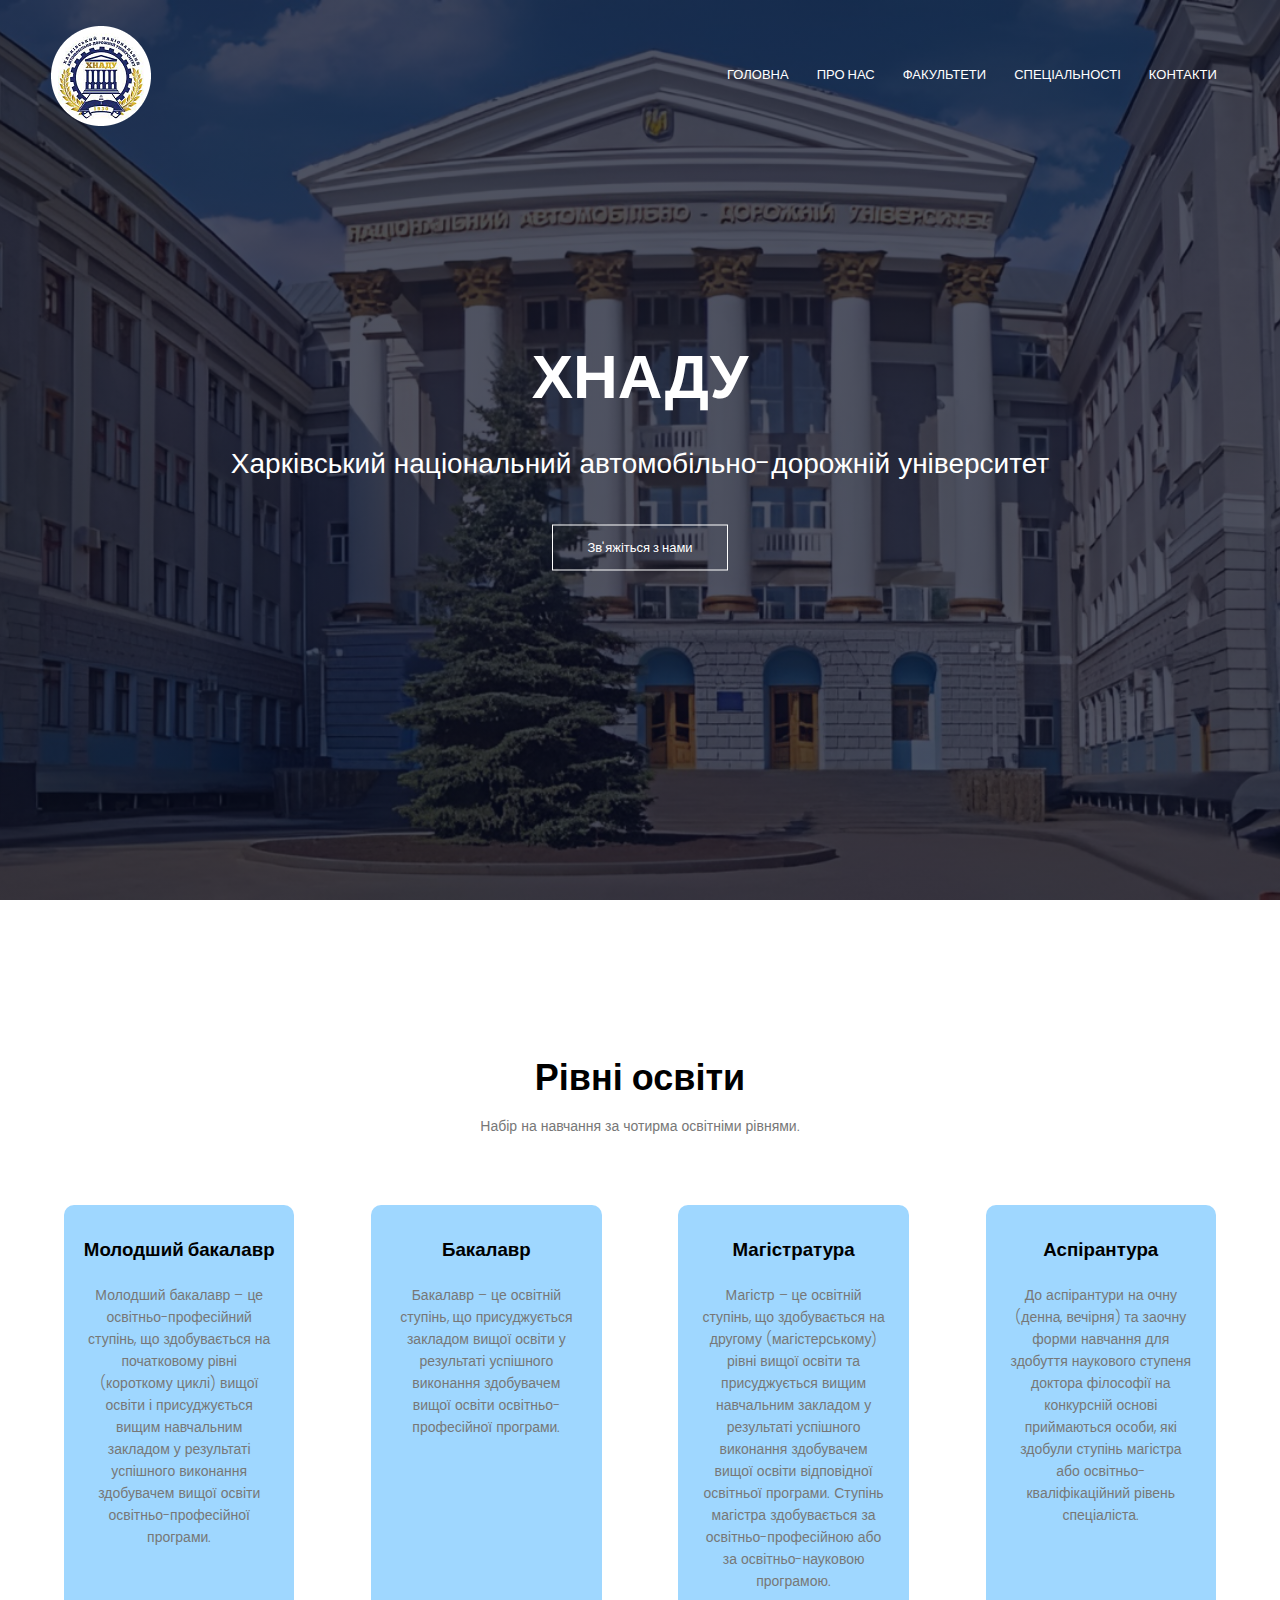
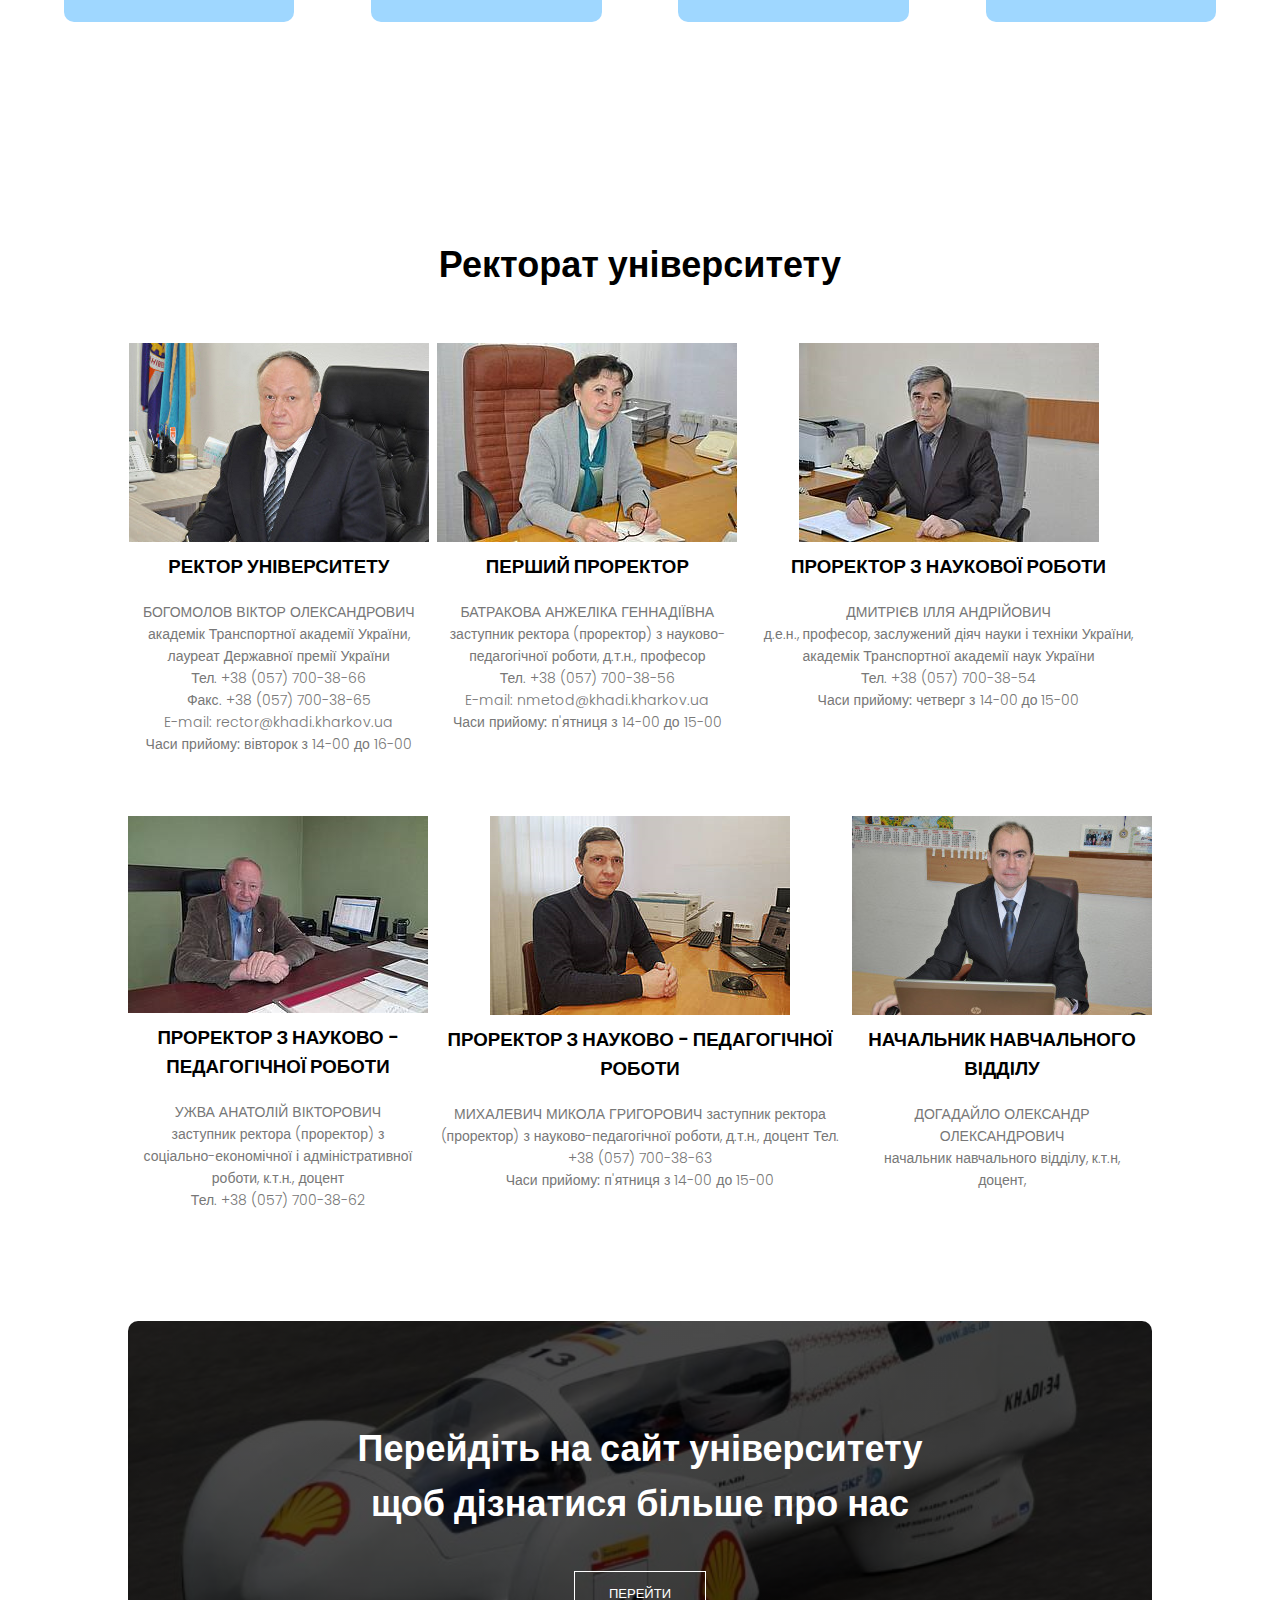
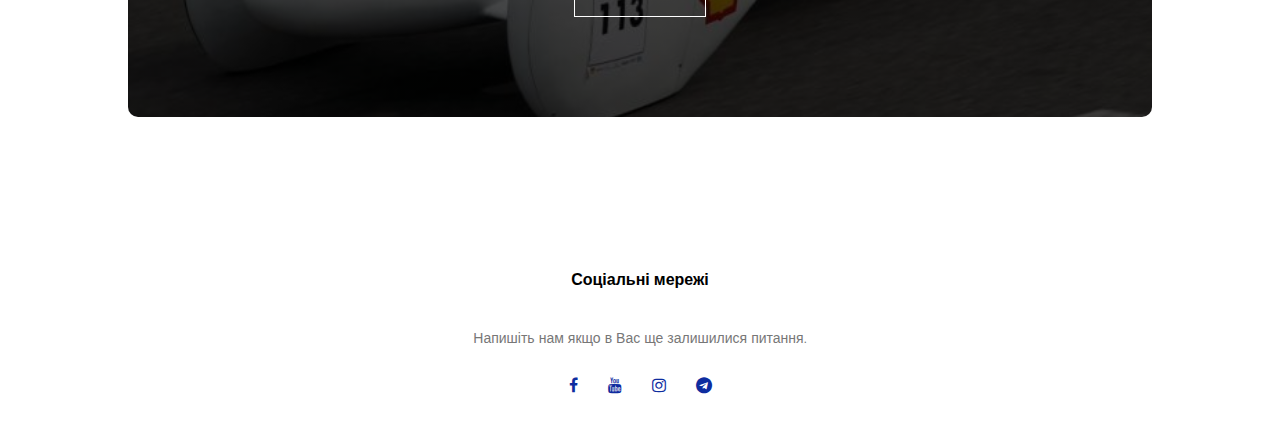
<file: index.html>
<html>
<head>
<meta name="viewport" content="width=device-width, initial-scale=1.0">
<title>ХНАДУ</title>
<link rel="stylesheet" href="style.css">
<link href="https://fonts.googleapis.com/css?family=Poppins:100,200,300,400,600,700&display=swap" rel="stylesheet">
<link rel="stylesheet" href="https://stackpath.bootstrapcdn.com/font-awesome/4.7.0/css/font-awesome.min.css"> 
</head>
<body>
    <section class="header">
        
        <nav>
            <a href="index.html"><img src="images/logo.png"></a>
            <div class="nav-links" id="navLinks">  
                <i class="fa fa-close" onclick="hideMenu()"></i>
                <ul>
                    <li><a href="index.html">ГОЛОВНА</a></li>
                    <li><a href="about.html">ПРО НАС</a></li>
                    <li><a href="course.html">ФАКУЛЬТЕТИ</a></li>
                    <li><a href="faculty.html">СПЕЦІАЛЬНОСТІ</a></li>
                    <li><a href="contact.html">КОНТАКТИ</a></li>
                </ul>
            </div>
            <i class="fa fa-bars" onclick="showMenu()"></i>
        </nav>
        
        <div class="text-box">
            <h1>ХНАДУ</h1>
            <p>Харківський національний автомобільно-дорожній університет</p>
            <a href="contact.html" class="hero-btn">Зв'яжіться з нами</a>
        </div>
    </section>
    
<!---------- course ----------->
    
<section class="course">
    <h1>Рівні освіти</h1>
    <p>Набір на навчання за чотирма освітніми рівнями.</p>
    <div class="row">
        <div class="course-col">
            <h3>Молодший бакалавр</h3>
            <p>Молодший бакалавр – це освітньо-професійний ступінь, що здобувається на початковому рівні (короткому циклі) вищої освіти і присуджується вищим навчальним закладом у результаті успішного виконання здобувачем вищої освіти освітньо-професійної програми.</p>
        </div>
        <div class="course-col">
            <h3>Бакалавр</h3>
            <p>Бакалавр – це освітній ступінь, що присуджується закладом вищої освіти у результаті успішного виконання здобувачем вищої освіти освітньо-професійної програми.</p>
        </div>
        <div class="course-col">
            <h3>Магістратура</h3>
            <p>Магістр – це освітній ступінь, що здобувається на другому (магістерському) рівні вищої освіти та присуджується вищим навчальним закладом у результаті успішного виконання здобувачем вищої освіти відповідної освітньої програми. Ступінь магістра здобувається за освітньо-професійною або за освітньо-науковою програмою.</p>
        </div>
        <div class="course-col">
            <h3>Аспірантура</h3>
            <p>До аспірантури на очну (денна, вечірня) та заочну форми навчання для здобуття наукового ступеня доктора філософії на конкурсній основі приймаються особи, які здобули ступінь магістра або освітньо-кваліфікаційний рівень спеціаліста.</p>
        </div>
    </div>
</section>
    
    
<!---------- Facilities ---------->
    
    <section class="facility">
        <h1>Ректорат університету</h1>
            <div class="row">
                <div class="facility-col">
                    <img src="images/Bogomolov.png">
                    <h3>РЕКТОР УНІВЕРСИТЕТУ</h3>
                    <p><b>БОГОМОЛОВ ВІКТОР ОЛЕКСАНДРОВИЧ</b>
                        <br>академік Транспортної академії України, лауреат Державної премії України
                        <br>Тел. +38 (057) 700-38-66
                        <br>Факс. +38 (057) 700-38-65
                        <br>E-mail: rector@khadi.kharkov.ua
                        <br><b>Часи прийому:</b> вівторок з 14-00 до 16-00</p>
                </div>
                <div class="facility-col">
                    <img src="images/Batrakova.png">
                    <h3>ПЕРШИЙ ПРОРЕКТОР</h3>
                    <p><b>БАТРАКОВА АНЖЕЛІКА ГЕННАДІЇВНА</b>
                        <br>заступник ректора (проректор) з науково-педагогічної роботи, д.т.н., професор
                        <br>Тел. +38 (057) 700-38-56
                        <br>E-mail: nmetod@khadi.kharkov.ua
                        <br><b>Часи прийому:</b> п'ятниця з 14-00 до 15-00</p>
                </div>
                <div class="facility-col">
                    <img src="images/Dmitriyev.png">
                    <h3>ПРОРЕКТОР З НАУКОВОЇ РОБОТИ</h3>
                    <p><b>ДМИТРІЄВ ІЛЛЯ АНДРІЙОВИЧ</b>
                        <br>д.е.н., професор, заслужений діяч науки і техніки України, академік Транспортної академії наук України
                        <br>Тел. +38 (057) 700-38-54
                        <br><b>Часи прийому:</b> четверг з 14-00 до 15-00</p>
                </div>
            </div>
            <div class="row">
                <div class="facility-col">
                    <img src="images/Ugva.png">
                    <h3>ПРОРЕКТОР З НАУКОВО - ПЕДАГОГІЧНОЇ РОБОТИ</h3>
                    <p><b>УЖВА АНАТОЛІЙ ВІКТОРОВИЧ</b>
                        <br>заступник ректора (проректор) з соціально-економічної і адміністративної роботи, к.т.н., доцент
                        <br>Тел. +38 (057) 700-38-62</p>
                </div>
                <div class="facility-col">
                    <img src="images/Mykhalevych.png">
                    <h3>ПРОРЕКТОР З НАУКОВО - ПЕДАГОГІЧНОЇ РОБОТИ</h3>
                    <p><b>МИХАЛЕВИЧ МИКОЛА ГРИГОРОВИЧ</b>
                        заступник ректора (проректор) з науково-педагогічної роботи, д.т.н., доцент
                        Тел. +38 (057) 700-38-63
                        <br><b>Часи прийому:</b> п'ятниця з 14-00 до 15-00</p>
                </div>
                <div class="facility-col">
                    <img src="images/Dogadaylo.png">
                    <h3>НАЧАЛЬНИК НАВЧАЛЬНОГО ВІДДІЛУ</h3>
                    <p><b>ДОГАДАЙЛО ОЛЕКСАНДР ОЛЕКСАНДРОВИЧ</b>
                     <br>начальник навчального відділу, к.т.н, доцент,</p>
                </div>
            </div>
    </section>
    

    
<!------ Call To Action ------>

<section class="cta">
    
       <h1>Перейдіть на сайт університету<br>щоб дізнатися більше про нас</h1>
        <a href="https://www.khadi.kharkov.ua/" class="hero-btn">ПЕРЕЙТИ</a>
    
</section>    
 
<!-------- footer ---------->

<section class="footer">
        <h4>Соціальні мережі</h4>
        <p>Напишіть нам якщо в Вас ще залишилися питання.</p>
        <div class="icons">
            <a href="https://www.facebook.com/khnahu/"><i class="fa fa-facebook"></i></a>
            <a href="https://www.youtube.com/channel/UC8MWxx9covI5HQcQrGQdMCA"><i class="fa fa-youtube"></i></a>
            <a href="https://www.instagram.com/khnaduuniversity/"><i class="fa fa-instagram"></i></a>
            <a href="https://t.me/khnahu/"><i class="fa fa-telegram"></i></a>
            
        </div>
</section>    
  
  
<!----JavaScript for toggle menu---->
<script>
    var navLinks = document.getElementById("navLinks");

    function showMenu() {
        navLinks.style.right = "0";
    }

    function hideMenu() {
        navLinks.style.right = "-200px";
    }
</script> 
    
</body>
</html>
</file>
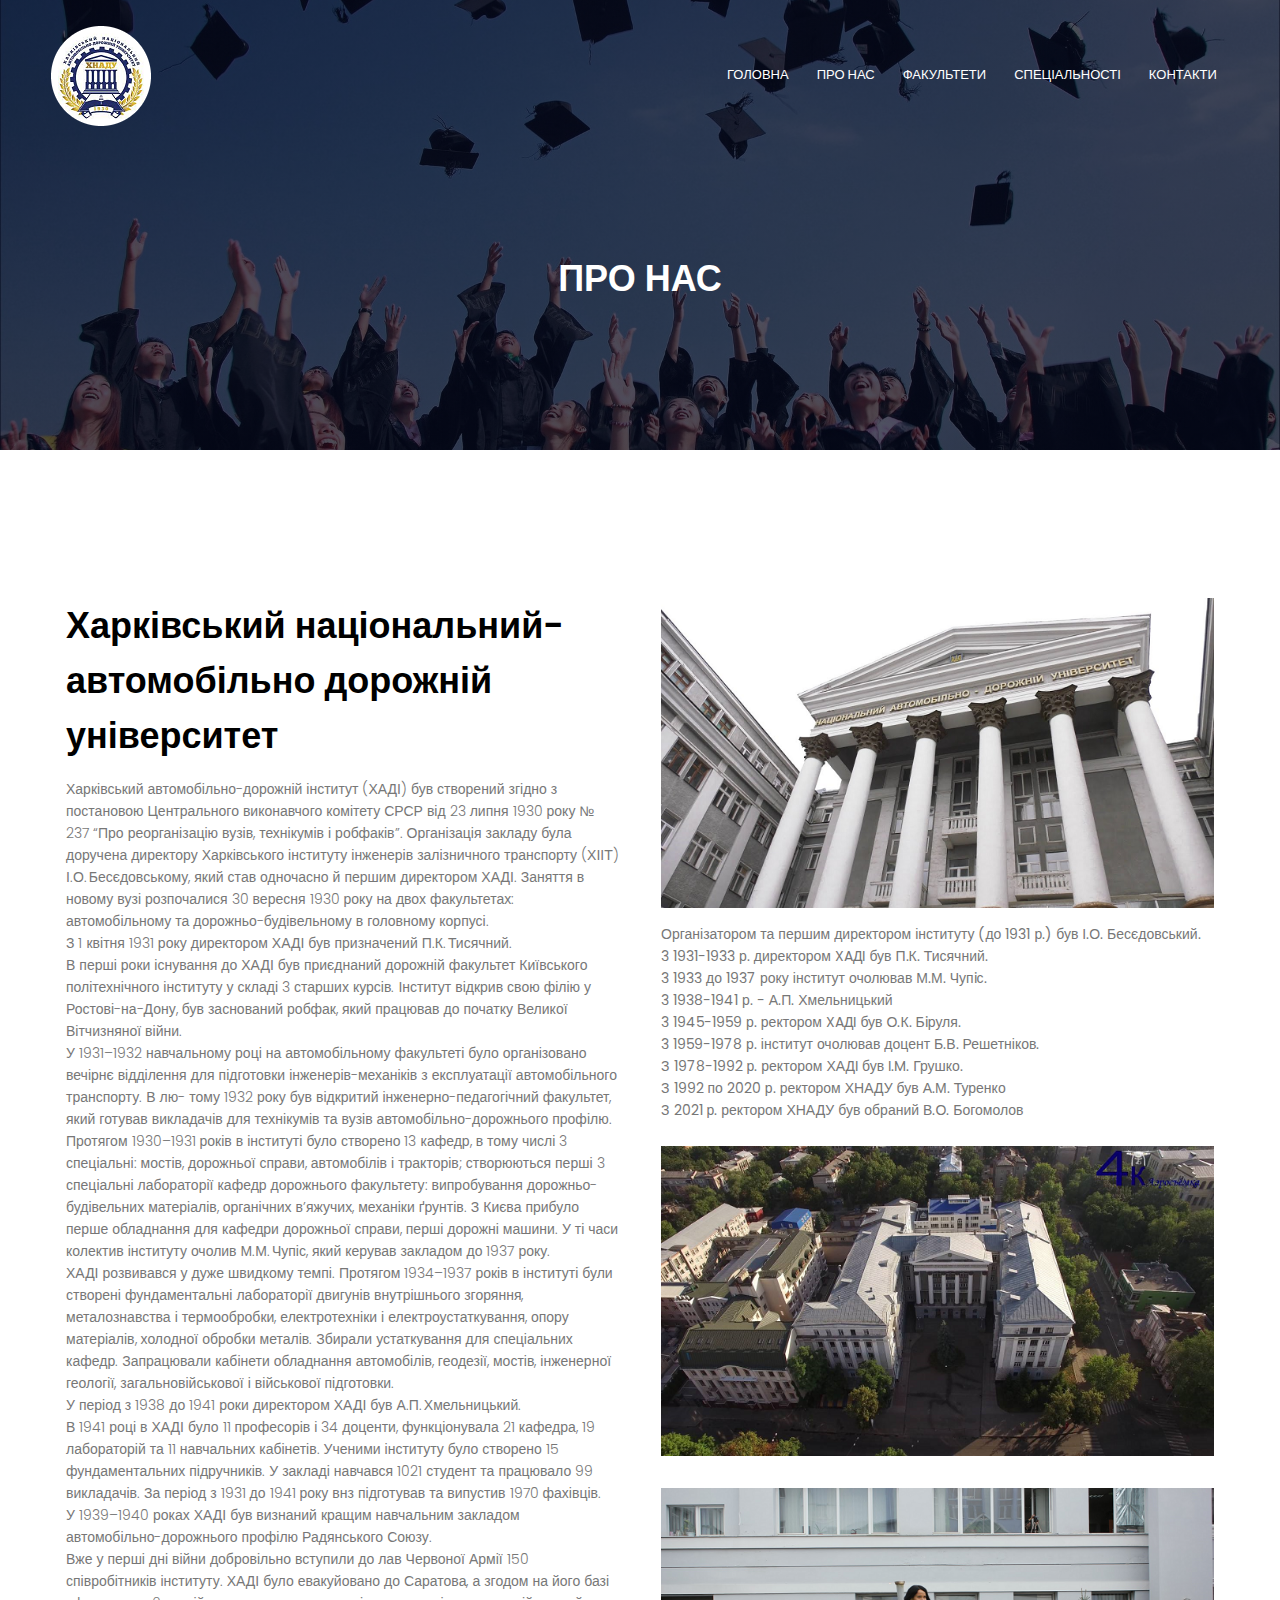
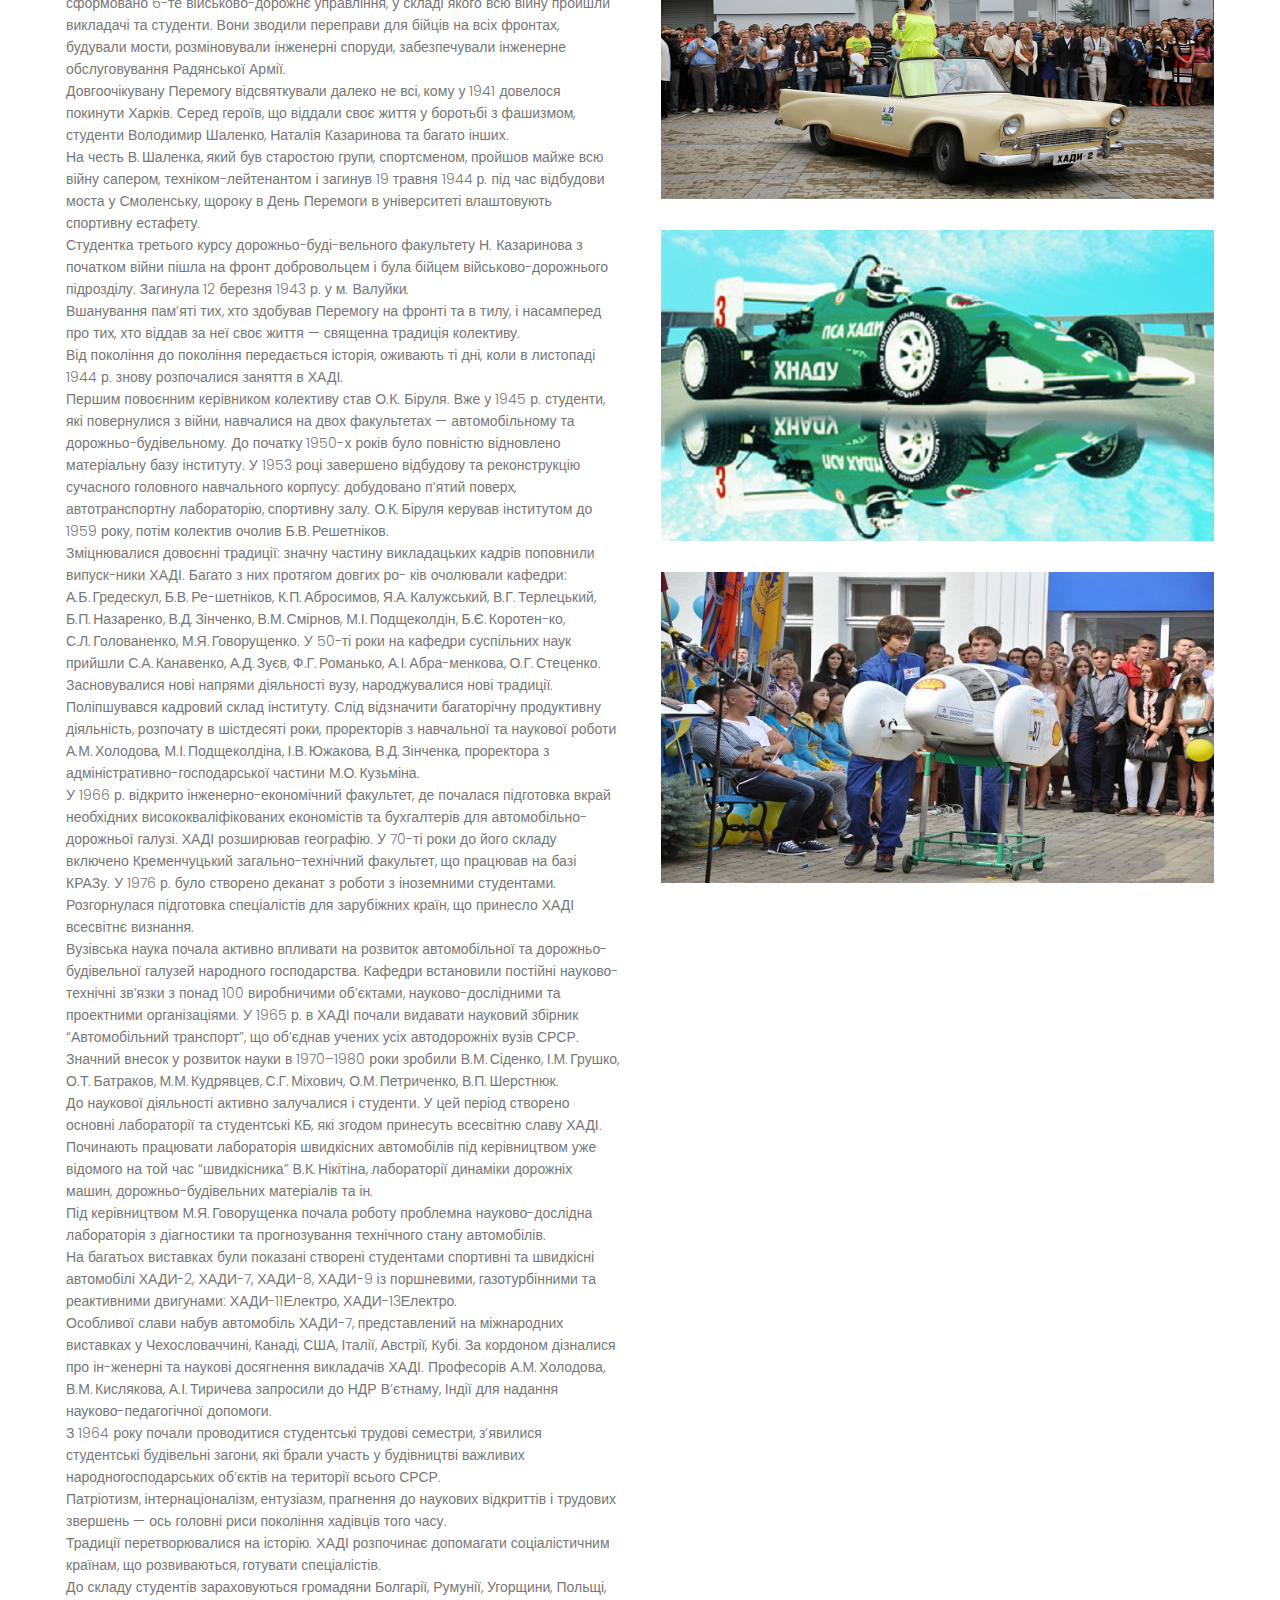
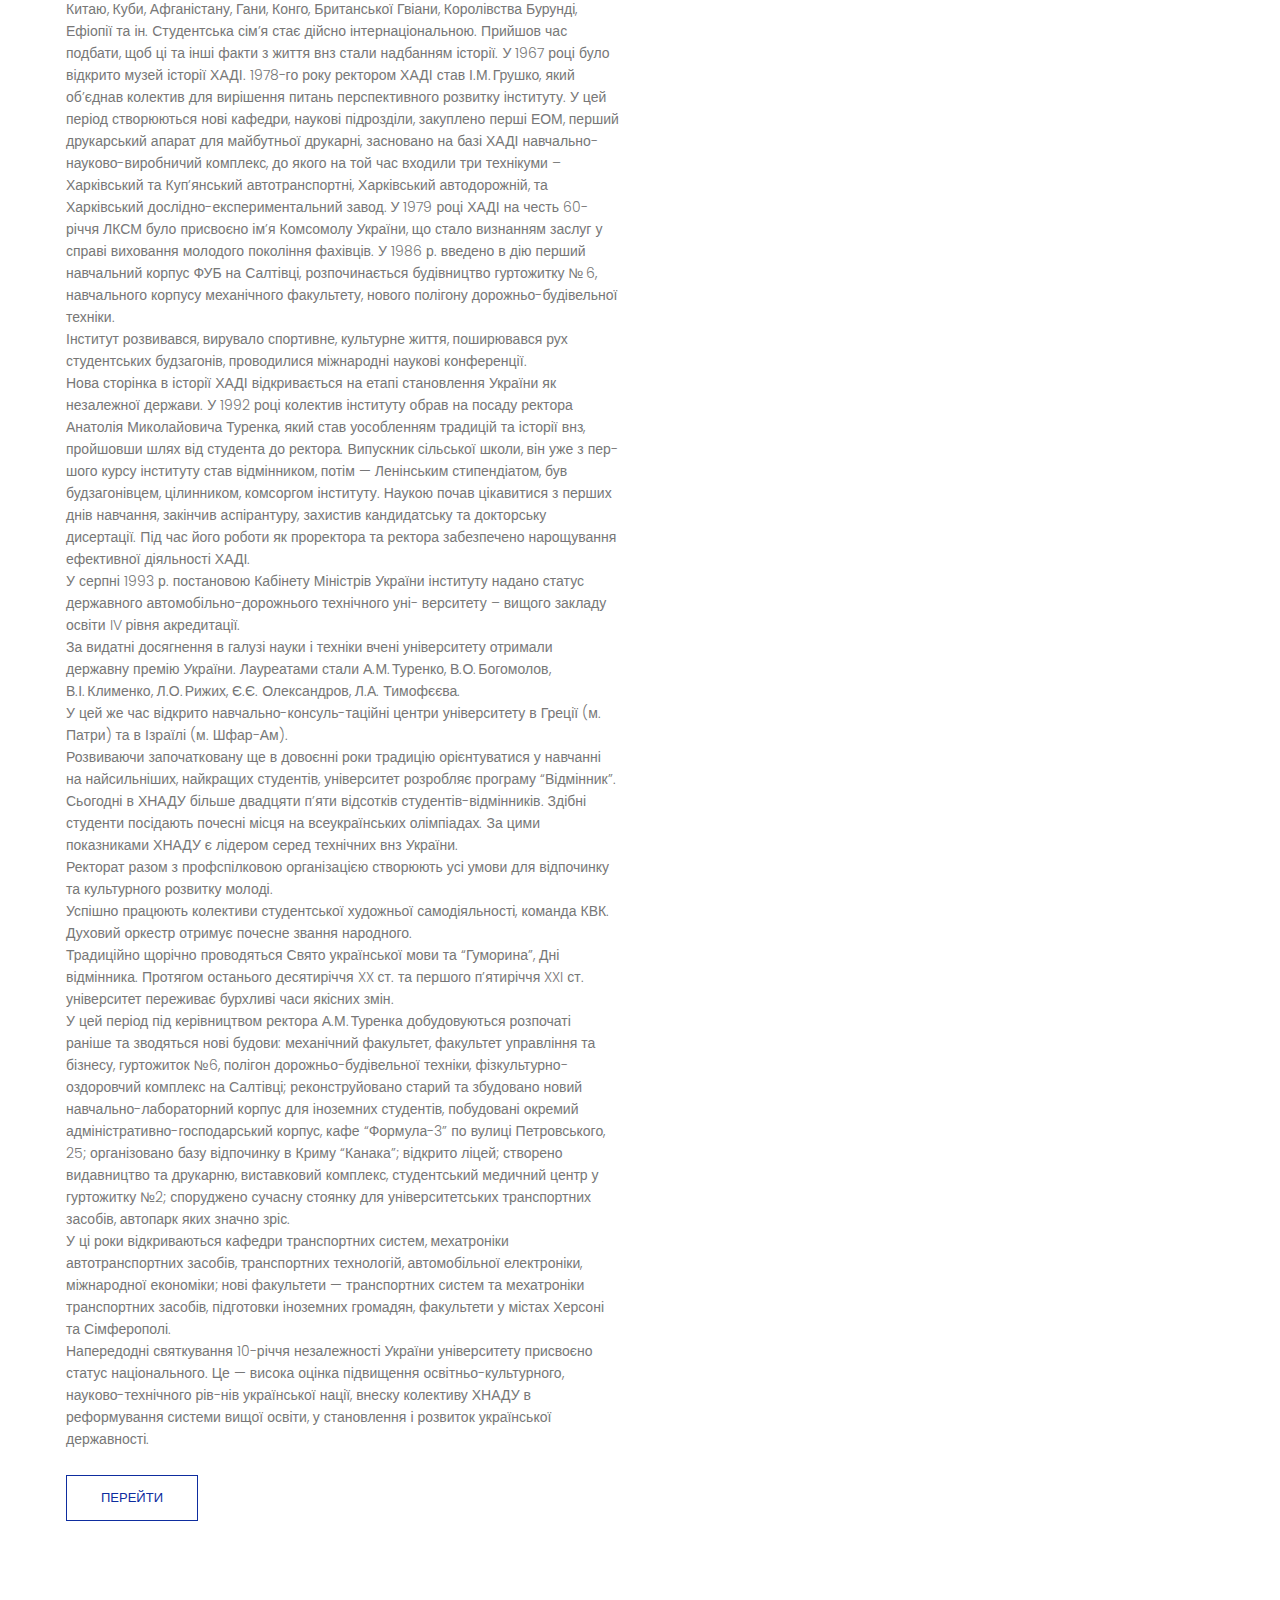
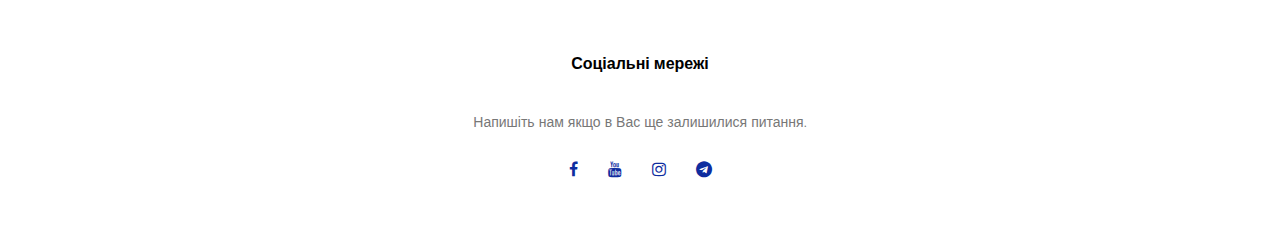
<file: about.html>
<html>
<head>
<meta name="viewport" content="width=device-width, initial-scale=1.0">
<title>ХНАДУ</title>
<link rel="stylesheet" href="style.css">
<link href="https://fonts.googleapis.com/css?family=Poppins:100,200,300,400,600,700&display=swap" rel="stylesheet">
<link rel="stylesheet" href="https://stackpath.bootstrapcdn.com/font-awesome/4.7.0/css/font-awesome.min.css"> 
</head>
<body>
    <section class="sub-header">
        <nav>
            <a href="index.html"><img src="images/logo.png"></a>
            <div class="nav-links" id="navLinks">  
                <i class="fa fa-close" onclick="hideMenu()"></i>
                <ul>
                    <li><a href="index.html">ГОЛОВНА</a></li>
                    <li><a href="about.html">ПРО НАС</a></li>
                    <li><a href="course.html">ФАКУЛЬТЕТИ</a></li>
                    <li><a href="faculty.html">СПЕЦІАЛЬНОСТІ</a></li>
                    <li><a href="contact.html">КОНТАКТИ</a></li>
                </ul>
            </div>
            <i class="fa fa-bars" onclick="showMenu()"></i>
        </nav>   
            <h1>ПРО НАС</h1>
    </section>
    
    
<!------- about us content -------->
    
<section class="about-us">
    <div class="row">
        <div class="about-col">
            <h1>Харківський національний-автомобільно дорожній університет</h1>     
            <p>Харківський автомобільно-дорожній інститут (ХАДІ) був створений згідно з постановою Центрального виконавчого комітету СРСР від 23 липня 1930 року № 237 “Про реорганізацію вузів, технікумів і робфаків”. Організація закладу була доручена директору Харківського інституту інженерів залізничного транспорту (ХІІТ) І.О. Бесєдовському, який став одночасно й першим директором ХАДІ. Заняття в новому вузі розпочалися 30 вересня 1930 року на двох факультетах: автомобільному та дорожньо-будівельному в головному корпусі.

                <br>З 1 квітня 1931 року директором ХАДІ був призначений П.К. Тисячний.
                
                <br>В перші роки існування до ХАДІ був приєднаний дорожній факультет Київського політехнічного інституту у складі 3 старших курсів. Інститут відкрив свою філію у Ростові-на-Дону, був заснований робфак, який працював до початку Великої Вітчизняної війни.
                
                <br>У 1931–1932 навчальному році на автомобільному факультеті було організовано вечірнє відділення для підготовки інженерів-механіків з експлуатації автомобільного транспорту. В лю-
                тому 1932 року був відкритий інженерно-педагогічний факультет, який готував викладачів для технікумів та вузів автомобільно-дорожнього профілю. Протягом 1930–1931 років в інституті було створено 13 кафедр, в тому числі 3 спеціальні: мостів, дорожньої справи, автомобілів і тракторів; створюються перші 3 спеціальні лабораторії кафедр дорожнього факультету: випробування дорожньо-будівельних матеріалів, органічних в’яжучих, механіки ґрунтів. З Києва прибуло перше обладнання для кафедри дорожньої справи, перші дорожні машини. У ті часи колектив інституту очолив М.М. Чупіс, який керував закладом до 1937 року.
                
                <br>ХАДІ розвивався у дуже швидкому темпі. Протягом 1934–1937 років в інституті були створені фундаментальні лабораторії двигунів внутрішнього згоряння, металознавства і термообробки, електротехніки і електроустаткування, опору матеріалів, холодної обробки металів. Збирали устаткування для спеціальних кафедр. Запрацювали кабінети обладнання автомобілів, геодезії, мостів, інженерної геології, загальновійськової і військової підготовки.
                
                <br>У період з 1938 до 1941 роки директором ХАДІ був А.П. Хмельницький.
                
                <br>В 1941 році в ХАДІ було 11 професорів і 34 доценти, функціонувала 21 кафедра, 19 лабораторій та 11 навчальних кабінетів. Ученими інституту було створено 15 фундаментальних підручників. У закладі навчався 1021 студент та працювало 99 викладачів. За період з 1931 до 1941 року внз підготував та випустив 1970 фахівців.
                
                <br>У 1939–1940 роках ХАДІ був визнаний кращим навчальним закладом автомобільно-дорожнього профілю Радянського Союзу.
                
                <br>Вже у перші дні війни добровільно вступили до лав Червоної Армії 150 співробітників інституту. ХАДІ було евакуйовано до Саратова, а згодом на його базі сформовано 6-те військово-дорожнє управління, у складі якого всю війну пройшли викладачі та студенти. Вони зводили переправи для бійців на всіх фронтах, будували мости, розміновували інженерні споруди, забезпечували інженерне обслуговування Радянської Армії.
                
                <br>Довгоочікувану Перемогу відсвяткували далеко не всі, кому у 1941 довелося покинути Харків. Серед героїв, що віддали своє життя у боротьбі з фашизмом, студенти Володимир Шаленко, Наталія Казаринова та багато інших.
                
                <br>На честь В. Шаленка, який був старостою групи, спортсменом, пройшов майже всю війну сапером, техніком-лейтенантом і загинув 19 травня
                1944 р. під час відбудови моста у Смоленську, щороку в День Перемоги в університеті влаштовують спортивну естафету.
                
                <br>Студентка третього курсу дорожньо-буді-вельного факультету Н. Казаринова з початком війни пішла на фронт добровольцем і була бійцем військово-дорожнього підрозділу. Загинула 12 березня 1943 р. у м. Валуйки.
                
                <br>Вшанування пам’яті тих, хто здобував Перемогу на фронті та в тилу, і насамперед про тих, хто віддав за неї своє життя — священна традиція колективу.
                
                <br>Від покоління до покоління передається історія, оживають ті дні, коли в листопаді 1944 р. знову розпочалися заняття в ХАДІ. 
                
                <br>Першим повоєнним керівником колективу став О.К. Біруля. Вже у 1945 р. студенти, які повернулися з війни, навчалися на двох факультетах — автомобільному та дорожньо-будівельному. До початку 1950-х років було повністю відновлено матеріальну базу інституту. У 1953 році завершено відбудову та реконструкцію сучасного головного навчального корпусу: добудовано п’ятий поверх, автотранспортну лабораторію, спортивну залу. О.К. Біруля керував інститутом до 1959 року, потім колектив очолив
                Б.В. Решетніков.
                
                <br>Зміцнювалися довоєнні традиції: значну частину викладацьких кадрів поповнили випуск-ники ХАДІ. Багато з них протягом довгих ро-
                ків очолювали кафедри: А.Б. Гредескул, Б.В. Ре-шетніков, К.П. Абросимов, Я.А. Калужський, В.Г. Терлецький, Б.П. Назаренко, В.Д. Зінченко, В.М. Смірнов, М.І. Подщеколдін, Б.Є. Коротен-ко, С.Л. Голованенко, М.Я. Говорущенко. У 50-ті роки на кафедри суспільних наук прийшли С.А. Канавенко, А.Д. Зуєв, Ф.Г. Романько, А.І. Абра-менкова, О.Г. Стеценко.
                
                <br>Засновувалися нові напрями діяльності вузу, народжувалися нові традиції. Поліпшувався кадровий склад інституту. Слід відзначити багаторічну продуктивну діяльність, розпочату в шістдесяті роки, проректорів з навчальної та наукової роботи А.М. Холодова, М.І. Подщеколдіна, І.В. Южакова, В.Д. Зінченка, проректора з адміністративно-господарської частини М.О. Кузьміна.
                
                <br>У 1966 р. відкрито інженерно-економічний факультет, де почалася підготовка вкрай необхідних висококваліфікованих економістів та бухгалтерів для автомобільно-дорожньої галузі. ХАДІ розширював географію. У 70-ті роки до його складу включено Кременчуцький загально-технічний факультет, що працював на базі КРАЗу. У 1976 р. було створено деканат з роботи з іноземними студентами. Розгорнулася підготовка спеціалістів для зарубіжних країн, що принесло ХАДІ всесвітнє визнання.
                
                <br>Вузівська наука почала активно впливати на розвиток автомобільної та дорожньо-будівельної галузей народного господарства. Кафедри встановили постійні науково-технічні зв’язки з понад 100 виробничими об’єктами, науково-дослідними та проектними організаціями. У 1965 р. в ХАДІ почали видавати науковий збірник “Автомобільний транспорт”, що об’єднав учених усіх автодорожніх вузів СРСР. Значний внесок у розвиток науки в 1970–1980 роки зробили В.М. Сіденко, І.М. Грушко, О.Т. Батраков, М.М. Кудрявцев, С.Г. Міхович, О.М. Петриченко, В.П. Шерстнюк.
                
                <br>До наукової діяльності активно залучалися і студенти. У цей період створено основні лабораторії та студентські КБ, які згодом принесуть всесвітню славу ХАДІ. Починають працювати лабораторія швидкісних автомобілів під керівництвом уже відомого на той час “швидкісника” В.К. Нікітіна, лабораторії динаміки дорожніх машин, дорожньо-будівельних матеріалів та ін.
                
                <br>Під керівництвом М.Я. Говорущенка почала роботу проблемна науково-дослідна лабораторія з діагностики та прогнозування технічного стану автомобілів.
                
                <br>На багатьох виставках були показані створені студентами спортивні та швидкісні автомобілі ХАДИ-2, ХАДИ-7, ХАДИ-8, ХАДИ-9 із поршневими, газотурбінними та реактивними двигунами: ХАДИ-11Електро, ХАДИ-13Електро.
                
                <br>Особливої слави набув автомобіль ХАДИ-7, представлений на міжнародних виставках у Чехословаччині, Канаді, США, Італії, Австрії, Кубі. За кордоном дізналися про ін-женерні та наукові досягнення  викладачів ХАДІ. Професорів А.М. Холодова, В.М. Кислякова, А.І. Тиричева запросили до НДР В’єтнаму, Індії для надання науково-педагогічної допомоги. 
                
                <br>З 1964 року почали проводитися студентські трудові семестри, з’явилися студентські будівельні загони, які брали участь у будівництві важливих народногосподарських об’єктів на території всього СРСР.
                
                <br>Патріотизм, інтернаціоналізм, ентузіазм, прагнення до наукових відкриттів і трудових звершень — ось головні риси покоління хадівців того часу.
                
                <br>Традиції перетворювалися на історію. ХАДІ розпочинає допомагати соціалістичним країнам, що розвиваються, готувати спеціалістів.
                
                <br>До складу студентів зараховуються громадяни Болгарії, Румунії, Угорщини, Польщі, Китаю, Куби, Афганістану, Гани, Конго, Британської Гвіани, Королівства Бурунді, Ефіопії та ін. Студентська сім’я стає дійсно інтернаціональною. Прийшов час подбати, щоб ці та інші факти з життя внз стали надбанням історії. У 1967 році було відкрито музей історії ХАДІ. 1978-го року ректором ХАДІ став І.М. Грушко, який об’єднав колектив для вирішення питань перспективного розвитку інституту. У цей період створюються нові кафедри, наукові підрозділи, закуплено перші ЕОМ, перший друкарський апарат для майбутньої друкарні, засновано на базі ХАДІ навчально-науково-виробничий комплекс, до якого на той час входили три технікуми – Харківський та Куп’янський автотранспортні, Харківський автодорожній, та Харківський дослідно-експериментальний завод. У 1979 році ХАДІ на честь 60-річчя ЛКСМ було присвоєно ім’я Комсомолу України, що стало визнанням заслуг у справі виховання молодого покоління фахівців. У 1986 р. введено в дію перший навчальний корпус ФУБ на Салтівці, розпочинається будівництво гуртожитку № 6, навчального корпусу механічного факультету, нового полігону дорожньо-будівельної техніки.
                
                <br>Інститут розвивався, вирувало спортивне, культурне життя, поширювався рух студентських будзагонів, проводилися міжнародні наукові конференції.
                
                <br>Нова сторінка в історії ХАДІ відкривається на етапі становлення України як незалежної держави. У 1992 році колектив інституту обрав на посаду ректора Анатолія Миколайовича Туренка, який став уособленням традицій та історії внз, пройшовши шлях від студента до ректора. Випускник сільської школи, він уже з пер-
                шого курсу інституту став відмінником, потім — Ленінським стипендіатом, був будзагонівцем, цілинником, комсоргом інституту. Наукою почав цікавитися з перших днів навчання, закінчив аспірантуру, захистив кандидатську та докторську дисертації. Під час його роботи як проректора та ректора забезпечено нарощування ефективної діяльності ХАДІ.
                
                <br>У серпні 1993 р. постановою Кабінету Міністрів України інституту надано статус державного автомобільно-дорожнього технічного уні-
                верситету – вищого закладу освіти IV рівня акредитації.
                
                <br>За видатні досягнення в галузі науки і техніки вчені університету отримали державну премію України. Лауреатами стали А.М. Туренко, В.О. Богомолов, В.І. Клименко, Л.О. Рижих, Є.Є. Олександров, Л.А. Тимофєєва.
                
                <br>У цей же час відкрито навчально-консуль-таційні центри університету в Греції (м. Патри) та в Ізраїлі (м. Шфар-Ам).
                
                <br>Розвиваючи започатковану ще в довоєнні роки традицію орієнтуватися у навчанні на найсильніших, найкращих студентів, університет розробляє програму “Відмінник”.
                
                <br>Сьогодні в ХНАДУ більше двадцяти п’яти відсотків студентів-відмінників. Здібні студенти посідають почесні місця на всеукраїнських олімпіадах. За цими показниками ХНАДУ є лідером серед технічних внз України.
                
                <br>Ректорат разом з профспілковою організацією створюють усі умови для відпочинку та культурного розвитку молоді.
                
                <br>Успішно працюють колективи студентської художньої самодіяльності, команда КВК. Духовий оркестр отримує почесне звання народного.
                
                <br>Традиційно щорічно проводяться Свято української мови та “Гуморина”, Дні відмінника. Протягом останього десятиріччя XX ст. та першого п’ятиріччя XXI ст. університет переживає бурхливі часи якісних змін.
                
                <br>У цей період під керівництвом ректора А.М. Туренка добудовуються розпочаті раніше та зводяться нові будови: механічний факультет, факультет управління та бізнесу, гуртожиток №6, полігон дорожньо-будівельної техніки, фізкультурно-оздоровчий комплекс на Салтівці; реконструйовано старий та збудовано новий навчально-лабораторний корпус для іноземних студентів, побудовані окремий адміністративно-господарський корпус, кафе “Формула-3” по вулиці Петровського, 25; організовано базу відпочинку в Криму “Канака”; відкрито ліцей; створено видавництво та друкарню, виставковий комплекс, студентський медичний центр у гуртожитку №2; споруджено сучасну стоянку для університетських транспортних засобів, автопарк яких значно зріс.
                
                <br> У ці роки відкриваються кафедри транспортних систем, мехатроніки автотранспортних засобів, транспортних технологій, автомобільної електроніки, міжнародної економіки; нові факультети — транспортних систем та мехатроніки транспортних засобів, підготовки іноземних громадян, факультети у містах Херсоні та Сімферополі.
                
                <br>Напередодні святкування 10-річчя незалежності України університету присвоєно статус національного. Це — висока оцінка підвищення освітньо-культурного, науково-технічного рів-нів української нації, внеску колективу ХНАДУ в реформування системи вищої освіти, у становлення і розвиток української державності.    </p>
            <a href="https://www.khadi.kharkov.ua/" class="hero-btn red-btn">ПЕРЕЙТИ</a>
        </div>
        <div class="about-col">
            <img src="images/about.png">
            <p><b>Організатором та першим директором інституту (до 1931 р.) був І.О. Бесєдовський.
                <br>3 1931-1933 р. директором XAДI був П.К. Тисячний.
                <br>3 1933 до 1937 року інститут очолював М.М. Чупiс.
                <br>3 1938-1941 р. - А.П. Хмельницький
                <br>3 1945-1959 р. ректором XAДI був О.К. Бiруля.
                <br>3 1959-1978 р. інститут очолював доцент Б.В. Решетніков.
                <br>З 1978-1992 р. ректором ХАДI був I.M. Грушко.
                <br>З 1992 по 2020 р. ректором ХНАДУ був А.М. Туренко
                <br>З 2021 р. ректором ХНАДУ був обраний В.О. Богомолов</p></b>
                <img src="images/default.png">
                <img src="images/Untitled.png">
                <img src="images/car1.png">
                <img src="images/Untitled.png">
                <img src="images/car2.png">
                <img src="images/Untitled.png">
                <img src="images/vupysk.png"> 
         </div>
    </div>
</section>
    
<!-------- footer ---------->

<section class="footer">
    <h4>Соціальні мережі</h4>
    <p>Напишіть нам якщо в Вас ще залишилися питання.</p>
        <div class="icons">
            <a href="https://www.facebook.com/khnahu/"><i class="fa fa-facebook"></i></a>
            <a href="https://www.youtube.com/channel/UC8MWxx9covI5HQcQrGQdMCA"><i class="fa fa-youtube"></i></a>
            <a href="https://www.instagram.com/khnaduuniversity/"><i class="fa fa-instagram"></i></a>
            <a href="https://t.me/khnahu/"><i class="fa fa-telegram"></i></a>
        </div>
</section>    
  
  
<!----JavaScript for toggle menu---->
<script>
    var navLinks = document.getElementById("navLinks");

    function showMenu() {
        navLinks.style.right = "0";
    }

    function hideMenu() {
        navLinks.style.right = "-200px";
    }
</script> 
    
</body>
</html>
</file>
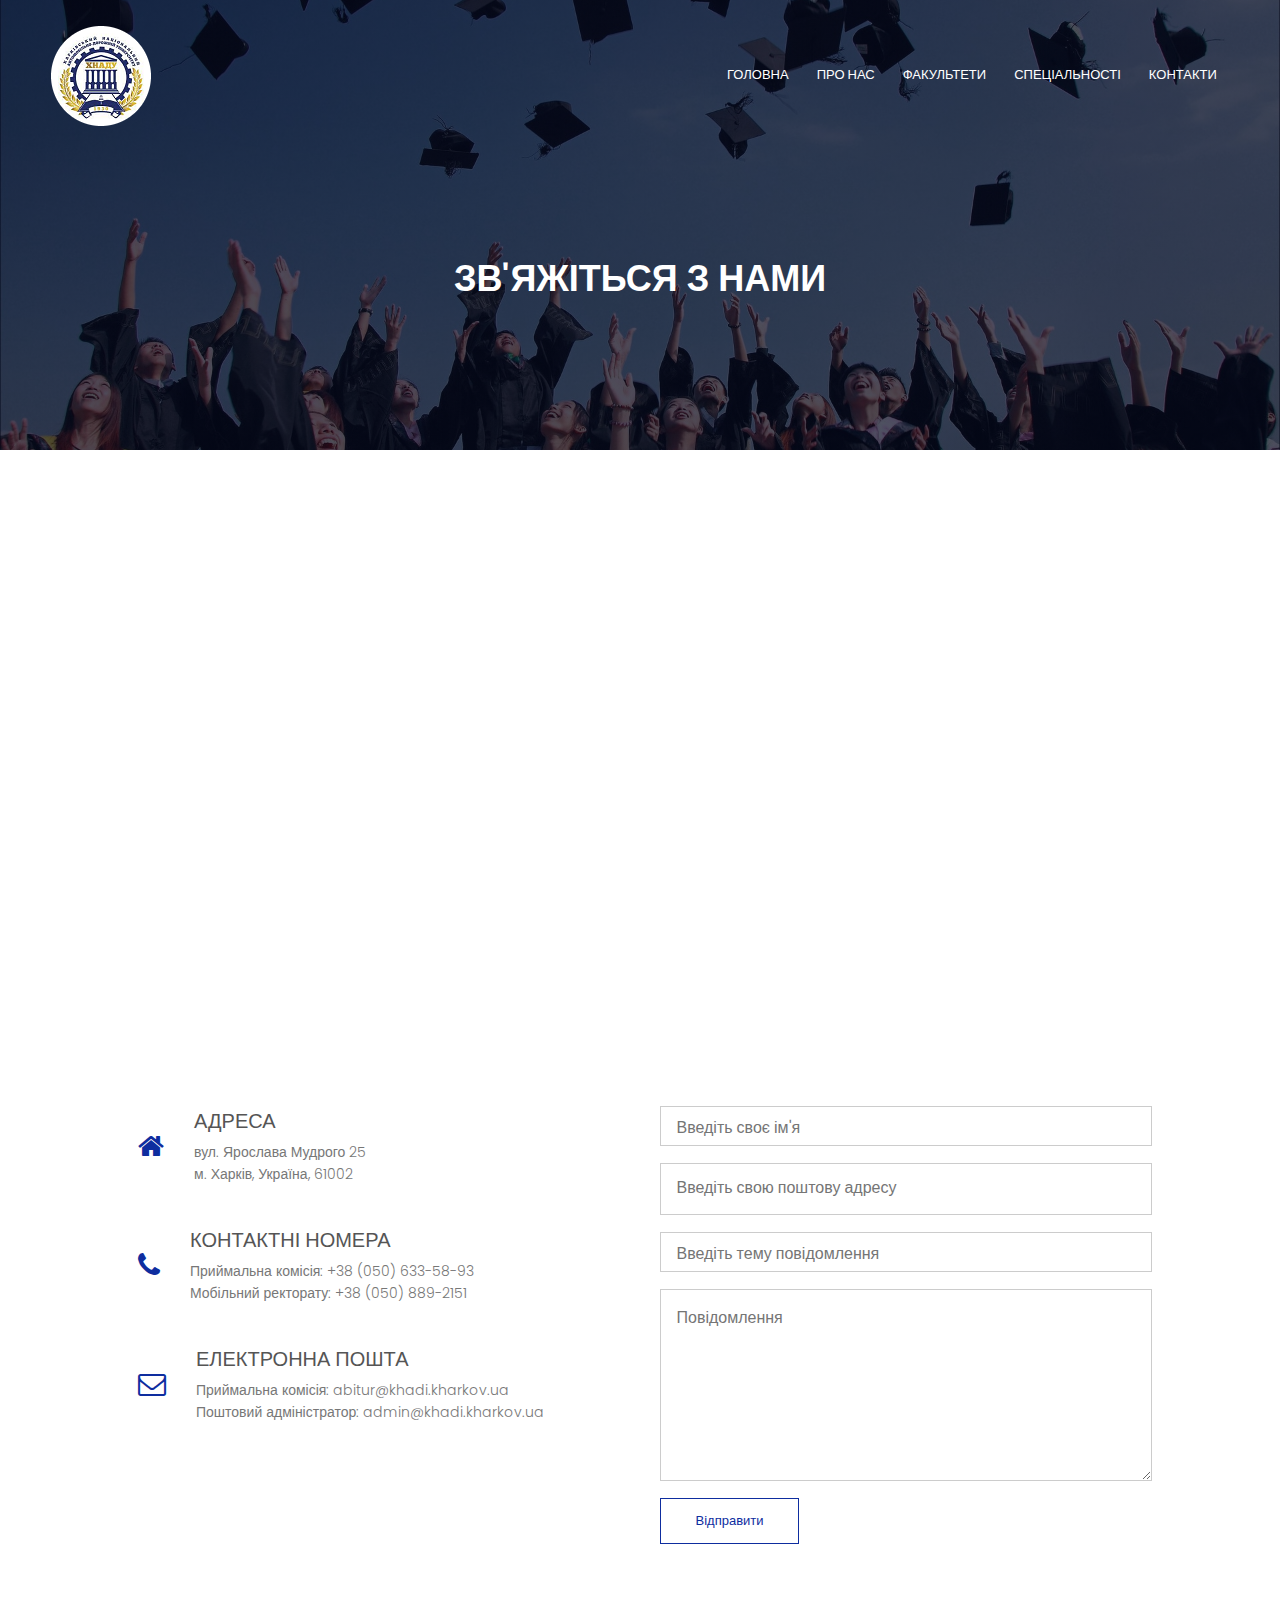
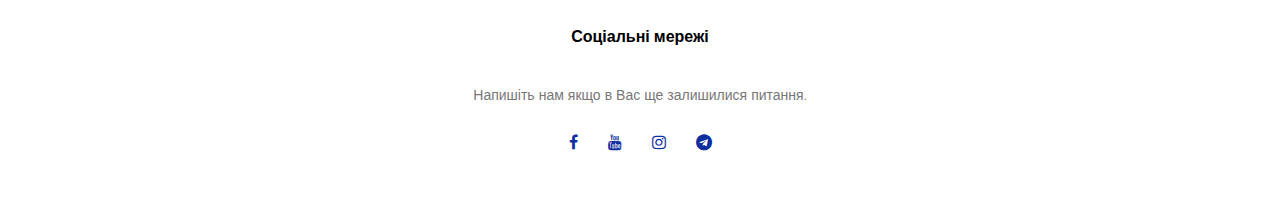
<file: contact.html>
<html>
<head>
<meta name="viewport" content="width=device-width, initial-scale=1.0">
<title>ХНАДУ</title>
<link rel="stylesheet" href="style.css">
<link href="https://fonts.googleapis.com/css?family=Poppins:100,200,300,400,600,700&display=swap" rel="stylesheet">
<link rel="stylesheet" href="https://stackpath.bootstrapcdn.com/font-awesome/4.7.0/css/font-awesome.min.css"> 
</head>
<body>
    <section class="sub-header">
        <nav>
            <a href="index.html"><img src="images/logo.png"></a>
            <div class="nav-links" id="navLinks">  
                <i class="fa fa-close" onclick="hideMenu()"></i>
                <ul>
                    <li><a href="index.html">ГОЛОВНА</a></li>
                    <li><a href="about.html">ПРО НАС</a></li>
                    <li><a href="course.html">ФАКУЛЬТЕТИ</a></li>
                    <li><a href="faculty.html">СПЕЦІАЛЬНОСТІ</a></li>
                    <li><a href="contact.html">КОНТАКТИ</a></li>
                </ul>
            </div>
            <i class="fa fa-bars" onclick="showMenu()"></i>
        </nav>
            <h1>ЗВ'ЯЖІТЬСЯ З НАМИ</h1>
    </section>
    
    
<!------- Contact Us ------->

    
    <section class="location">
        <iframe src="https://www.google.com/maps/embed?pb=!1m14!1m8!1m3!1d1282.148162832175!2d36.2423762!3d50.0058009!3m2!1i1024!2i768!4f13.1!3m3!1m2!1s0x4127a0dcc2bc5dd9%3A0x7ffadbdd4a3b1bb6!2z0KXQsNGA0LrRltCy0YHRjNC60LjQuSDQvdCw0YbRltC-0L3QsNC70YzQvdC40Lkg0LDQstGC0L7QvNC-0LHRltC70YzQvdC-LdC00L7RgNC-0LbQvdGW0Lkg0YPQvdGW0LLQtdGA0YHQuNGC0LXRgg!5e0!3m2!1sru!2sua!4v1701733825444!5m2!1sru!2sua" width="720" height="445" frameborder="0" style="border:0" allowfullscreen></iframe>
    </section>
    
    <section class="contact-us">
            <div class="row">
                <div class="contact-col">
                    <div>
                        <i class="fa fa-home"></i>
                        <span>
                            <h5>АДРЕСА</h5>
                            <p>вул. Ярослава Мудрого 25 
                                <br>м. Харків, Україна, 61002</p>
                        </span>
                    </div>
                    <div>
                        <i class="fa fa-phone"></i>
                        <span>
                            <h5>КОНТАКТНІ НОМЕРА</h5>
                            <p>Приймальна комісія: +38 (050) 633-58-93
                            <br>Мобільний ректорату: +38 (050) 889-2151 
                            </p>
                        </span>
                    </div>
                    <div>
                        <i class="fa fa-envelope-o"></i>
                        <span>
                            <h5>ЕЛЕКТРОННА ПОШТА</h5>
                            <p>Приймальна комісія: abitur@khadi.kharkov.ua
                            <br>Поштовий адміністратор: admin@khadi.kharkov.ua
                            </p>
                        </span>
                    </div>
                </div>
                <div class="contact-col">
                    <form action="contact-form-handler.php"  method="post">
                    <input type="text" name="name" placeholder="Введіть своє ім'я" required>
                    <input type="email" name="email" placeholder="Введіть свою поштову адресу" required>
                    <input type="text" name="subject" placeholder="Введіть тему повідомлення" required>
                    <textarea rows="8" name="message" placeholder="Повідомлення" required></textarea>
                    <button type="submit" class="hero-btn red-btn">Відправити</button>
                    </form> 
                </div>
            </div>
    </section>
    
<!-------- footer ---------->

<section class="footer">
    <h4>Соціальні мережі</h4>
    <p>Напишіть нам якщо в Вас ще залишилися питання.</p>
        <div class="icons">
            <a href="https://www.facebook.com/khnahu/"><i class="fa fa-facebook"></i></a>
            <a href="https://www.youtube.com/channel/UC8MWxx9covI5HQcQrGQdMCA"><i class="fa fa-youtube"></i></a>
            <a href="https://www.instagram.com/khnaduuniversity/"><i class="fa fa-instagram"></i></a>
            <a href="https://t.me/khnahu/"><i class="fa fa-telegram"></i></a>
        </div>
</section>    
  
  
<!----JavaScript for toggle menu---->
<script>
    var navLinks = document.getElementById("navLinks");

    function showMenu() {
        navLinks.style.right = "0";
    }

    function hideMenu() {
        navLinks.style.right = "-200px";
    }
</script> 
    
</body>
</html>
</file>
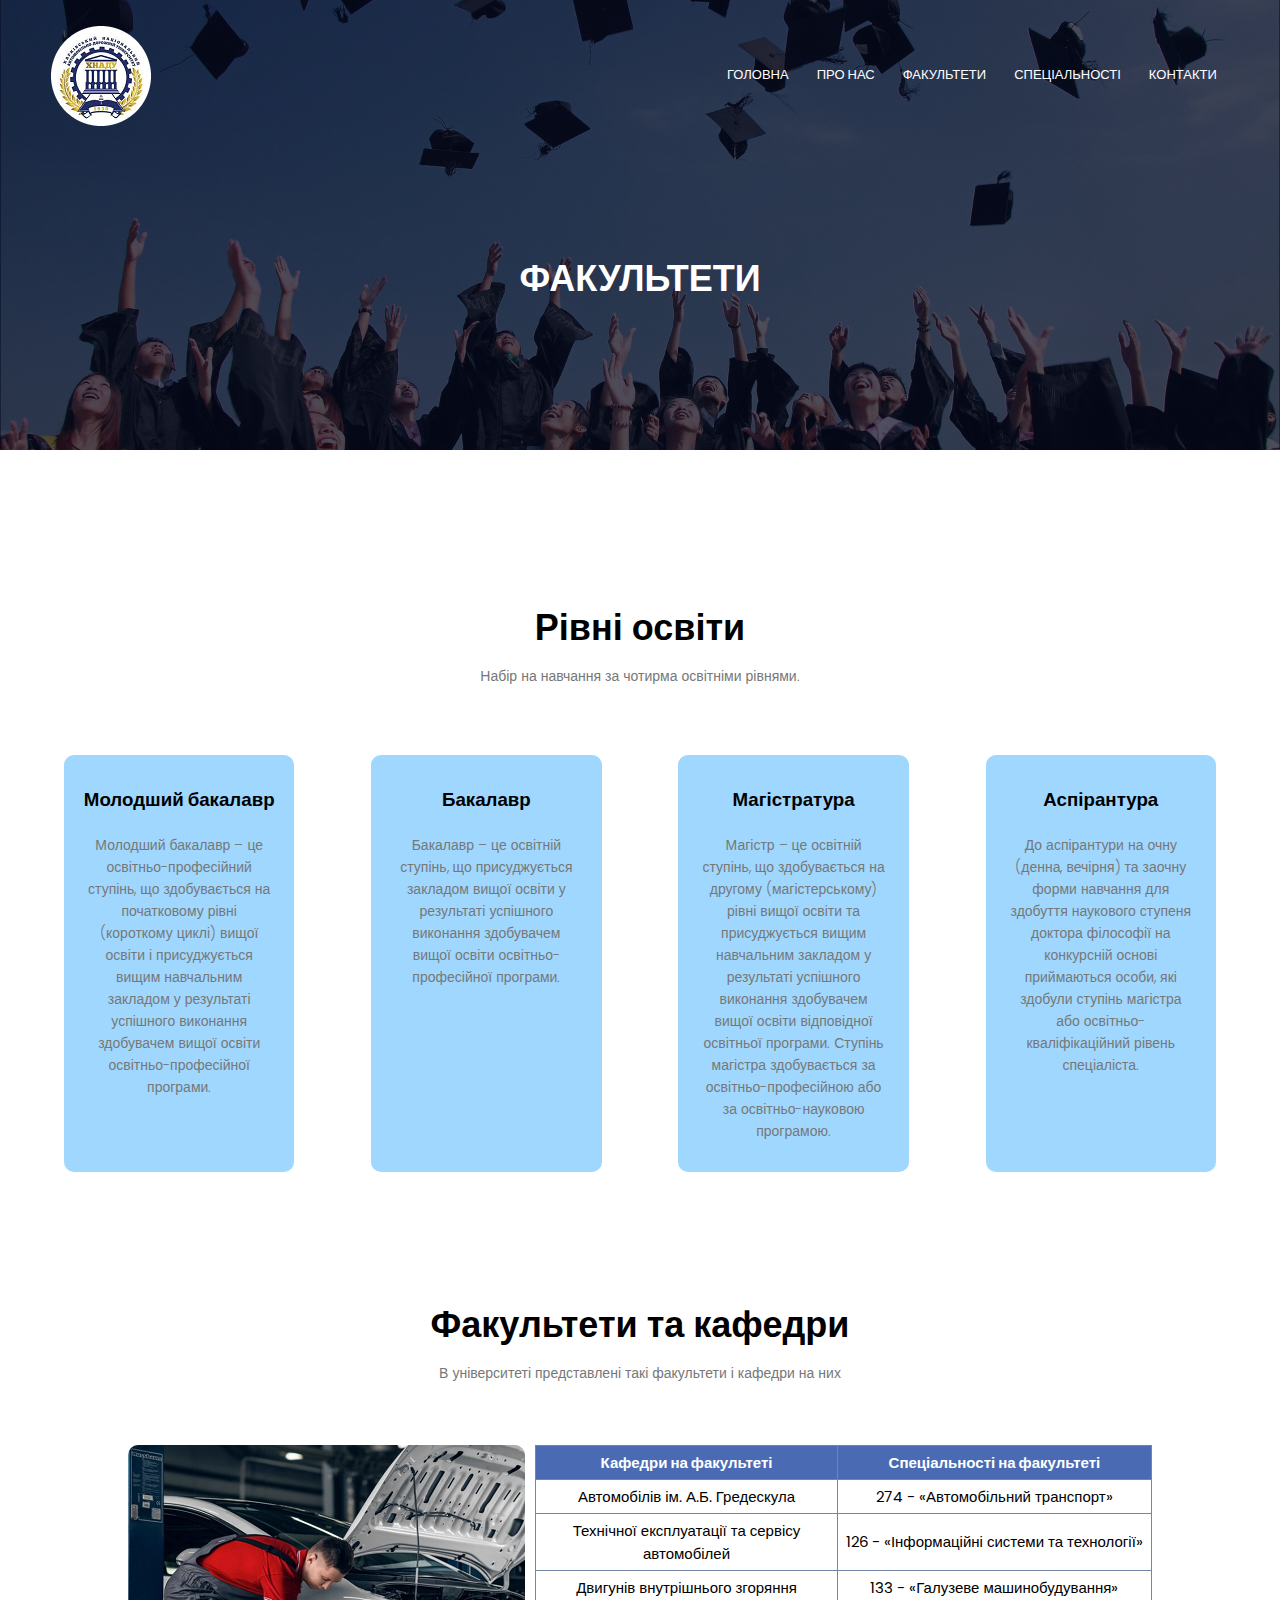
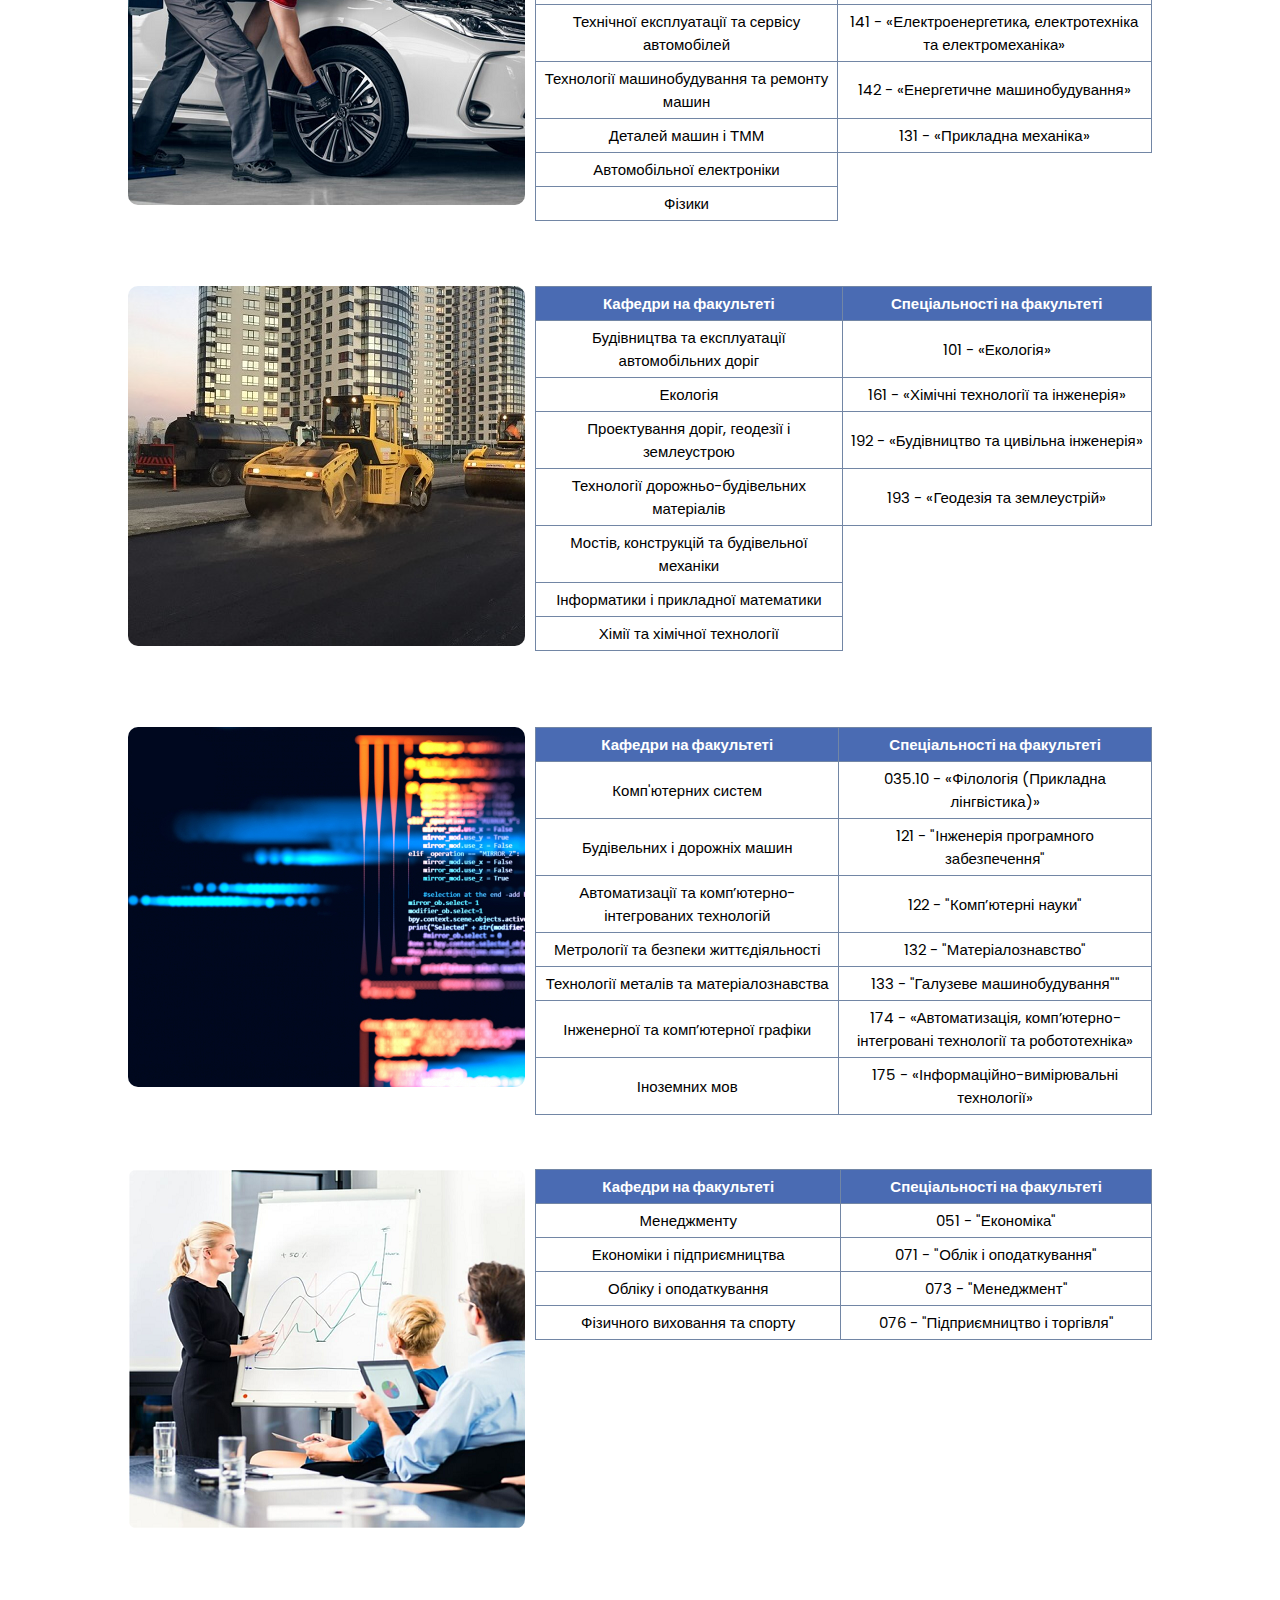
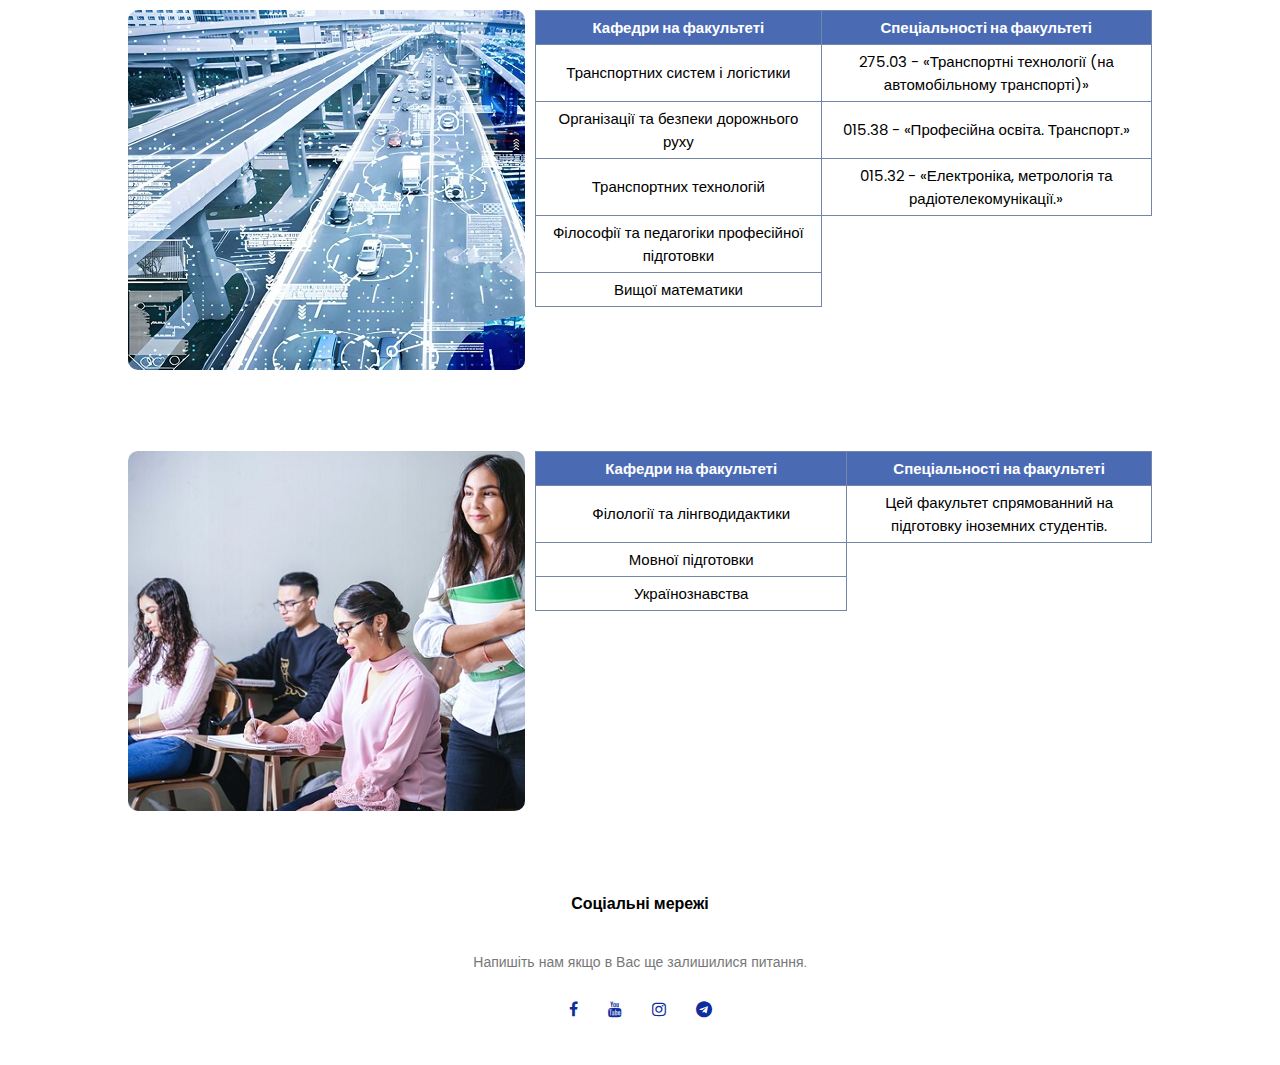
<file: course.html>
<html>
<head>
<meta name="viewport" content="width=device-width, initial-scale=1.0">
<title>ХНАДУ</title>
<link rel="stylesheet" href="style.css">
<link href="https://fonts.googleapis.com/css?family=Poppins:100,200,300,400,600,700&display=swap" rel="stylesheet">
<link rel="stylesheet" href="https://stackpath.bootstrapcdn.com/font-awesome/4.7.0/css/font-awesome.min.css"> 
</head>
<body>
    <section class="sub-header">
        <nav>
            <a href="index.html"><img src="images/logo.png"></a>
            <div class="nav-links" id="navLinks">  
                <i class="fa fa-close" onclick="hideMenu()"></i>
                <ul>
                    <li><a href="index.html">ГОЛОВНА</a></li>
                    <li><a href="about.html">ПРО НАС</a></li>
                    <li><a href="course.html">ФАКУЛЬТЕТИ</a></li>
                    <li><a href="faculty.html">СПЕЦІАЛЬНОСТІ</a></li>
                    <li><a href="contact.html">КОНТАКТИ</a></li>
                </ul>
            </div>
            <i class="fa fa-bars" onclick="showMenu()"></i>
        </nav>
            <h1>ФАКУЛЬТЕТИ</h1>
    </section>
    
    
<!---------- course ----------->
    
    <section class="course">
        <h1>Рівні освіти</h1>
        <p>Набір на навчання за чотирма освітніми рівнями.</p>
        <div class="row">
            <div class="course-col">
                <h3>Молодший бакалавр</h3>
                <p>Молодший бакалавр – це освітньо-професійний ступінь, що здобувається на початковому рівні (короткому циклі) вищої освіти і присуджується вищим навчальним закладом у результаті успішного виконання здобувачем вищої освіти освітньо-професійної програми.</p>
            </div>
            <div class="course-col">
                <h3>Бакалавр</h3>
                <p>Бакалавр – це освітній ступінь, що присуджується закладом вищої освіти у результаті успішного виконання здобувачем вищої освіти освітньо-професійної програми.</p>
            </div>
            <div class="course-col">
                <h3>Магістратура</h3>
                <p>Магістр – це освітній ступінь, що здобувається на другому (магістерському) рівні вищої освіти та присуджується вищим навчальним закладом у результаті успішного виконання здобувачем вищої освіти відповідної освітньої програми. Ступінь магістра здобувається за освітньо-професійною або за освітньо-науковою програмою.</p>
            </div>
            <div class="course-col">
                <h3>Аспірантура</h3>
                <p>До аспірантури на очну (денна, вечірня) та заочну форми навчання для здобуття наукового ступеня доктора філософії на конкурсній основі приймаються особи, які здобули ступінь магістра або освітньо-кваліфікаційний рівень спеціаліста.</p>
            </div>
        </div>
    </section>
    
    <!---------- campus ---------->
    
    <section class="campus">
            <h1>Факультети та кафедри</h1>
            <p>В університеті представлені такі факультети і кафедри на них </p>
            <div class="row">
                <div class="campus-col">
                    <img src="images/avtomobyl.png">
                    <div class="layer">
                        <h3>Автомобільний факультет</h3>
                    </div>
                </div>
                <table class="tftable">
                    <tr>
                        <th>Кафедри на факультеті</th>
                        <th>Спеціальності на факультеті</th></tr>
                            <tr><td>Автомобілів ім. А.Б. Гредескула</td><td>274 - «Автомобільний транспорт»</td></tr>
                            <tr><td>Технічної експлуатації та сервісу автомобілей</td><td>126 - «Інформаційні системи та технології»</td></tr>
                            <tr><td>Двигунів внутрішнього згоряння</td><td>133 - «Галузеве машинобудування»</td></tr>
                            <tr><td>Технічної експлуатації та сервісу автомобілей</td><td>141 - «Електроенергетика, електротехніка та електромеханіка»</td></tr>
                            <tr><td>Технології машинобудування та ремонту машин</td><td>142 - «Енергетичне машинобудування»</td></tr>
                            <tr><td>Деталей машин і ТММ</td><td>131 - «Прикладна механіка»</td></tr>
                            <tr><td>Автомобільної електроніки</td></tr>
                            <tr><td>Фізики</td></tr>
                    </table>                
          
                 </div>

                 <div class="row">
                       <div class="campus-col">
                    <img src="images/dorogobud.png">
                    <div class="layer">
                        <h3>Дорожньо-будівельний факультет</h3>
                    </div>
                </div>

                <table class="tftable">
                    <tr>
                        <th>Кафедри на факультеті</th>
                        <th>Спеціальності на факультеті</th></tr>
                            <tr><td>Будівництва та експлуатації автомобільних доріг</td><td>101 - «Екологія»</td></tr>
                            <tr><td>Екологія</td><td>161 - «Хімічні технології та інженерія»</td></tr>
                            <tr><td>Проектування доріг, геодезії і землеустрою</td><td>192 - «Будівництво та цивільна інженерія»</td></tr>
                            <tr><td>Технології дорожньо-будівельних матеріалів</td><td>193 - «Геодезія та землеустрій»</td></tr>
                            <tr><td>Мостів, конструкцій та будівельної механіки</td></tr>
                            <tr><td>Інформатики і прикладної математики</td></tr>
                            <tr><td>Хімії та хімічної технології</td></tr>
                    </table>    
            </div>


            <div class="row">

                <div class="campus-col">
                    <img src="images/Mehanichesky.png">
                    <div class="layer">
                        <h3>Механічний факультет</h3>
                    </div>
                </div>

                <table class="tftable">
                    <tr>
                        <th>Кафедри на факультеті</th>
                        <th>Спеціальності на факультеті</th></tr>
                            <tr><td>Комп'ютерних систем</td><td>035.10 - «Філологія (Прикладна лінгвістика)»</td></tr>
                            <tr><td>Будівельних і дорожніх машин</td><td>121 - "Інженерія програмного забезпечення"</td></tr>
                            <tr><td>Автоматизації та комп’ютерно-інтегрованих технологій</td><td>122 - "Комп’ютерні науки"</td></tr>
                            <tr><td>Метрології та безпеки життєдіяльності</td><td>132 - "Матеріалознавство"</td></tr>
                            <tr><td>Технології металів та матеріалознавства</td><td>133 - "Галузеве машинобудування""</td></tr>
                            <tr><td>Інженерної та комп’ютерної графіки</td><td>174 - «Автоматизація, комп’ютерно-інтегровані технології та робототехніка»</td></tr>
                            <tr><td>Іноземних мов</td><td>175 - «Інформаційно-вимірювальні технології»</td></tr>
                    </table>  
                
            </div>

               <div class="row">
                <div class="campus-col">
                    <img src="images/fyb.png">
                    <div class="layer">
                        <h3>Факультет управління та бізнесу</h3>
                    </div>
                </div>   

                <table class="tftable">
                    <tr>
                        <th>Кафедри на факультеті</th>
                        <th>Спеціальності на факультеті</th></tr>
                            <tr><td>Менеджменту</td><td>051 - "Економіка"</td></tr>
                            <tr><td>Економіки і підприємництва</td><td>071 - "Облік і оподаткування" </td></tr>
                            <tr><td>Обліку і оподаткування</td><td> 073 - "Менеджмент"</td></tr>
                            <tr><td>Фізичного виховання та спорту</td><td>076 - "Підприємництво і торгівля"</td></tr>   
                    </table>   
            </div>

            <div class="row">

                <div class="campus-col">
                    <img src="images/transpsyst.png">
                    <div class="layer">
                        <h3>Факультет транспортних систем</h3>
                    </div>
                </div>
                <table class="tftable">
                    <tr>
                        <th>Кафедри на факультеті</th>
                        <th>Спеціальності на факультеті</th></tr>
                            <tr><td>Транспортних систем і логістики</td><td>275.03 - «Транспортні технології (на автомобільному транспорті)»</td></tr>
                            <tr><td> Організації та безпеки дорожнього руху </td><td>015.38  - «Професійна освіта. Транспорт.» </td></tr>
                            <tr><td> Транспортних технологій</td><td>015.32  - «Електроніка, метрологія та радіотелекомунікації.»</td></tr>
                            <tr><td>Філософії та педагогіки професійної підготовки</td></tr>
                            <tr><td> Вищої математики</td></tr>
                    </table>   
            </div>
               <div class="row">
                <div class="campus-col">
                    <img src="images/other.png">
                    <div class="layer">
                        <h3>Факультет підготовки іноземних студентів</h3>
                    </div>
                </div>
                <table class="tftable">
                    <tr>
                        <th>Кафедри на факультеті</th>
                        <th>Спеціальності на факультеті</th></tr>
                            <tr><td>Філології та лінгводидактики</td><td>Цей факультет спрямованний на підготовку іноземних студентів.</td></tr>
                            <tr><td> Мовної підготовки </td></tr>
                            <tr><td> Українознавства</td></tr>
                    </table>  
                   </div>
    </section>



    
<!-------- footer ---------->

<section class="footer">
    <h4>Соціальні мережі</h4>
    <p>Напишіть нам якщо в Вас ще залишилися питання.</p>
        <div class="icons">
            <a href="https://www.facebook.com/khnahu/"><i class="fa fa-facebook"></i></a>
            <a href="https://www.youtube.com/channel/UC8MWxx9covI5HQcQrGQdMCA"><i class="fa fa-youtube"></i></a>
            <a href="https://www.instagram.com/khnaduuniversity/"><i class="fa fa-instagram"></i></a>
            <a href="https://t.me/khnahu/"><i class="fa fa-telegram"></i></a>
        </div>
</section>    
  
  
<!----JavaScript for toggle menu---->
<script>
    var navLinks = document.getElementById("navLinks");

    function showMenu() {
        navLinks.style.right = "0";
    }

    function hideMenu() {
        navLinks.style.right = "-200px";
    }
</script>  
    
</body>
</html>
</file>
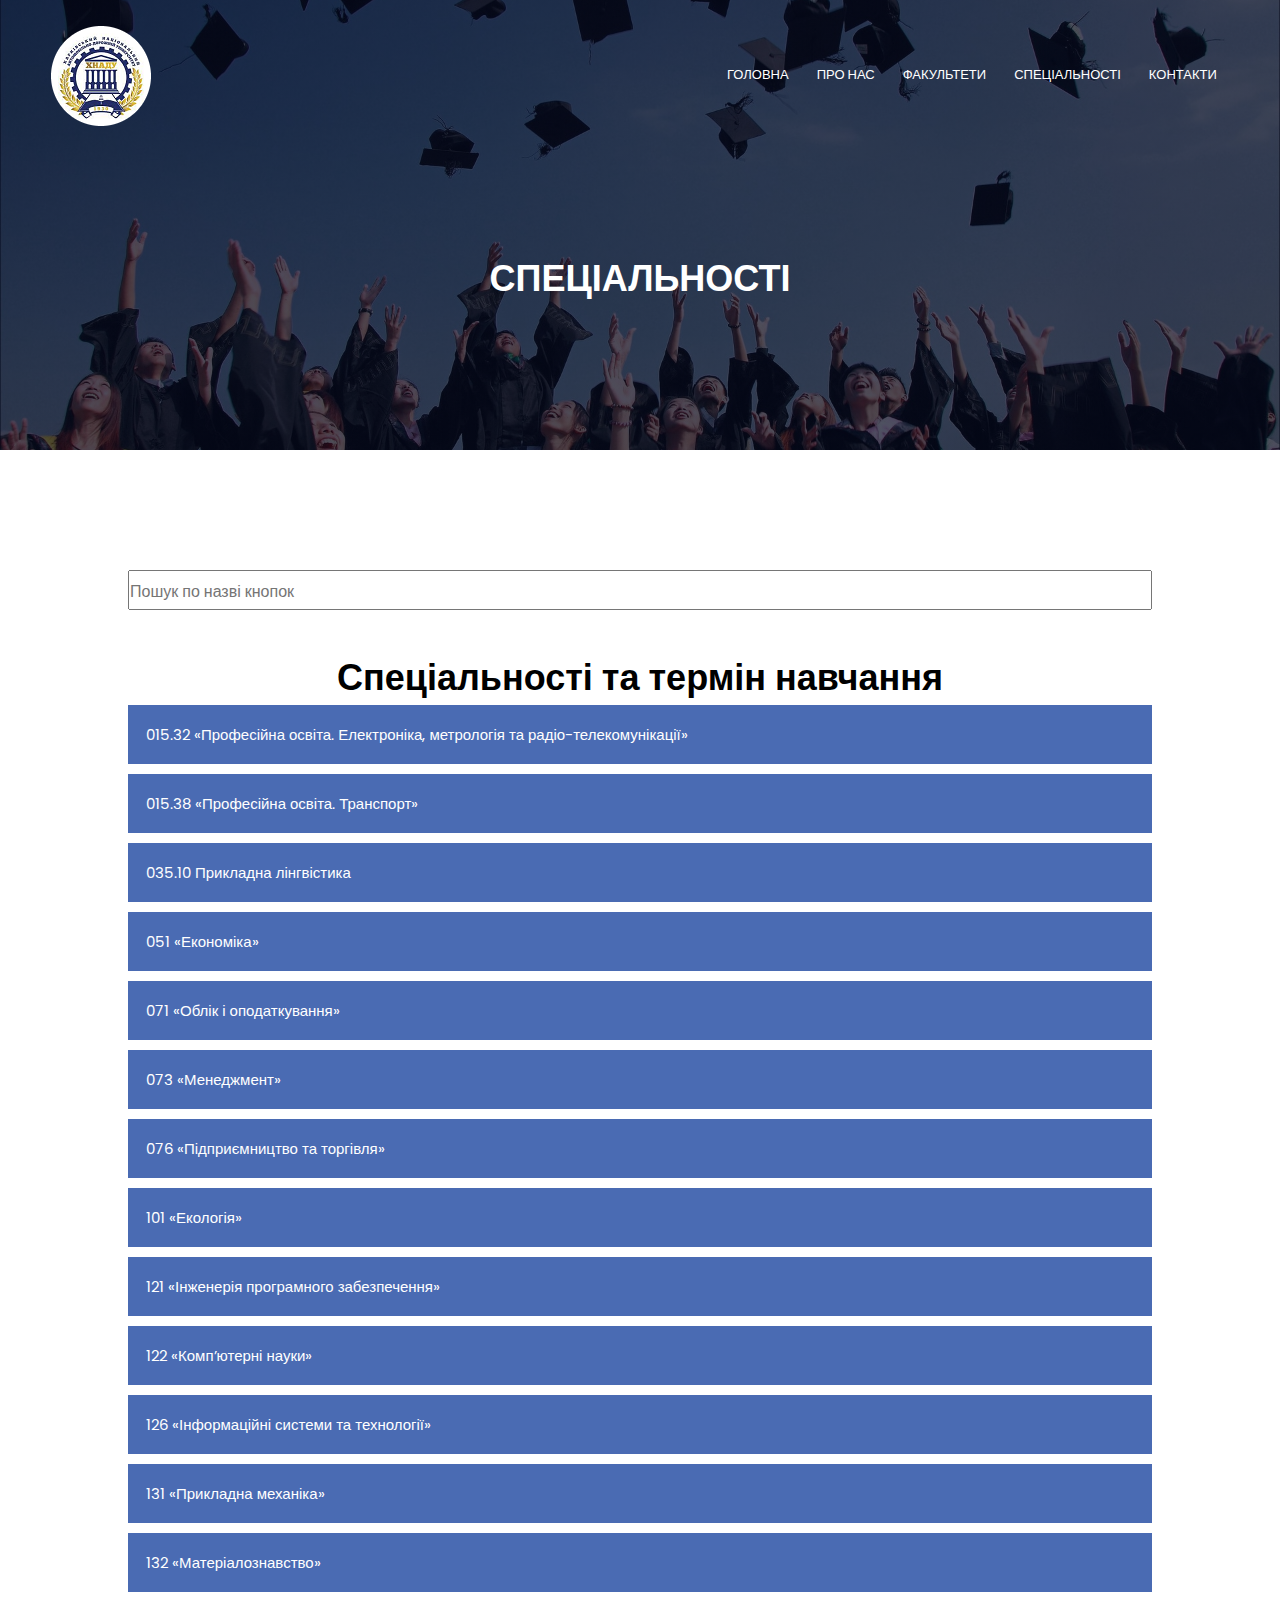
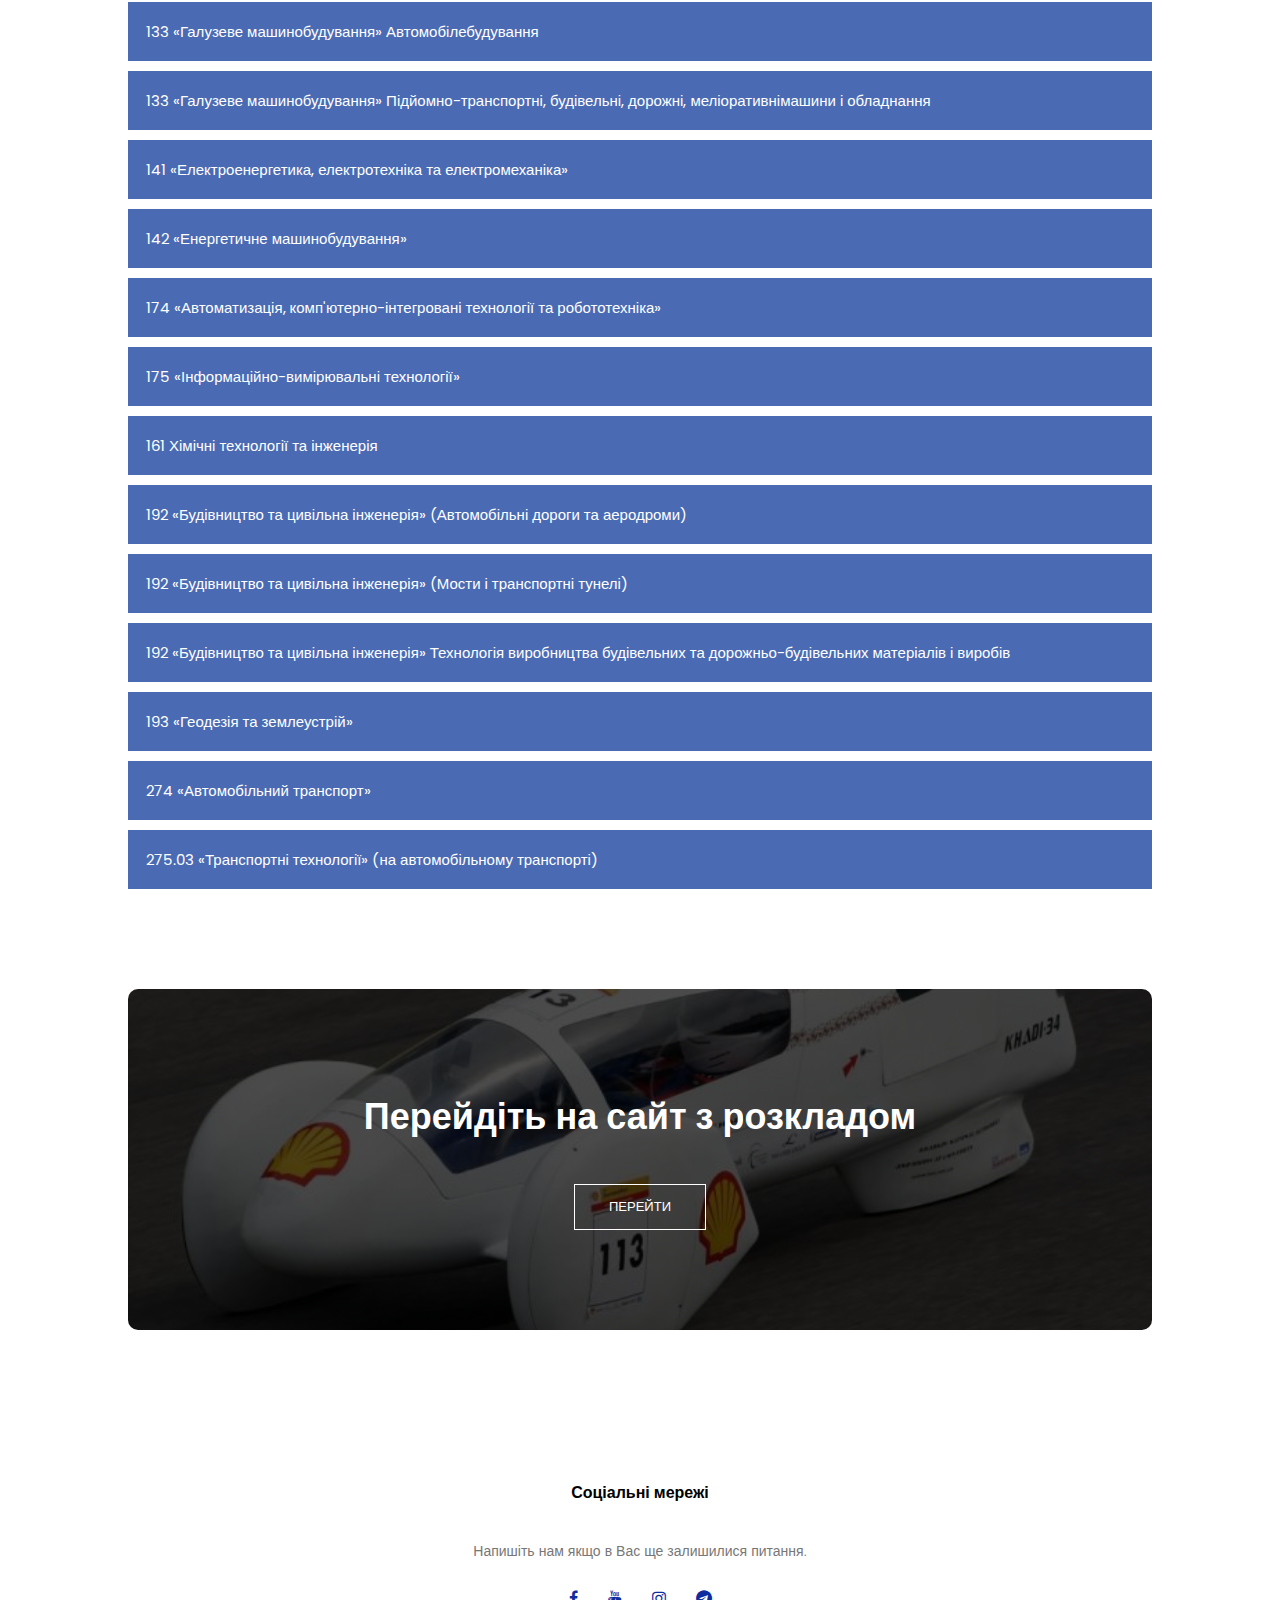
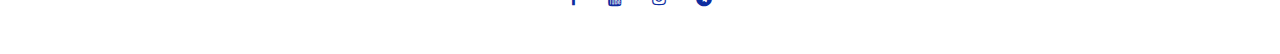
<file: faculty.html>
<html>
<head>
<meta name="viewport" content="width=device-width, initial-scale=1.0">
<title>ХНАДУ</title>
<link rel="stylesheet" href="style.css">
<link href="https://fonts.googleapis.com/css?family=Poppins:100,200,300,400,600,700&display=swap" rel="stylesheet">
<link rel="stylesheet" href="https://stackpath.bootstrapcdn.com/font-awesome/4.7.0/css/font-awesome.min.css"> 
</head>
<body>
    <section class="sub-header">
        <nav>
            <a href="index.html"><img src="images/logo.png"></a>
            <div class="nav-links" id="navLinks">  
                <i class="fa fa-close" onclick="hideMenu()"></i>
                <ul>
                    <li><a href="index.html">ГОЛОВНА</a></li>
                    <li><a href="about.html">ПРО НАС</a></li>
                    <li><a href="course.html">ФАКУЛЬТЕТИ</a></li>
                    <li><a href="faculty.html">СПЕЦІАЛЬНОСТІ</a></li>
                    <li><a href="contact.html">КОНТАКТИ</a></li>
                </ul>
            </div>
            <i class="fa fa-bars" onclick="showMenu()"></i>
        </nav>
            <h1>СПЕЦІАЛЬНОСТІ</h1>
           
    </section>

    
<section class="facility">
    <div class="search-container"> <input type="text" id="searchInput" placeholder="Пошук по назві кнопок"></div>
        <h1>Спеціальності та термін навчання</h1>
          <div class="collapsible">
           <button class="collapsible-btn">  015.32 «Професійна освіта. Електроніка, метрологія та радіо-телекомунікації»  </button>
            <div class="content">
                <p><h3>015.32 «Професійна освіта. Електроніка, метрологія та радіо-телекомунікації»</h3>                    
                    <br>Бакалавр – освітньо-професійна програма: Професійна освіта. Метрологія, стандартизація та сертифікація
                    <br><h3>Термін навчання за ОП</h3>
                    <br>3 роки 10 місяців
                    <br>Магістр – освітньо-професійна програма: Професійна освіта. Метрологія, стандартизація та сертифікація
                    <br><h3>Термін навчання за ОП</h3>
                    <br> 1 рік 4 місяці
                    <br><h3>Факультет транспортних систем</h3>
                    <br> Кафедра -  ФІЛОСОФІЇ ТА ПЕДАГОГІКИ ПРОФЕСІЙНОЇ ПІДГОТОВКИ
                    <br> -  ТЕХНОЛОГІЇ МАШИНОБУДУВАННЯ І РЕМОНТУ МАШИН
                </p>
            </div>
        </div>
    
        <div class="collapsible">
            <button class="collapsible-btn"> 015.38 «Професійна освіта. Транспорт»  </button>
            <div class="content">
                <p> <h3> 015.38 «Професійна освіта. Транспорт»</h3>   
                    <br>Молодший бакалавр – освітньо-професійна програма:  Технології управління транспортними, логістичними та інформаційними системами
                    <br><h3>Термін навчання за ОП</h3>
                    <br>1 рік 10 місяців
                    <br>Бакалавр – освітньо-професійна програма: Професійна освіта. Метрологія, стандартизація та сертифікація
                    <br><h3>Термін навчання за ОП</h3>
                    <br>3 роки 10 місяців
                    <br>Магістр – освітньо-професійна програма: Професійна освіта. Транспорт
                    <br><h3>Термін навчання за ОП</h3>
                    <br>1 рік 4 місяці
                    <br><h3>Факультет транспортних систем</h3>
                    <br> Кафедра -  ФІЛОСОФІЇ ТА ПЕДАГОГІКИ ПРОФЕСІЙНОЇ ПІДГОТОВКИ
                    <br> -  ТЕХНОЛОГІЇ МАШИНОБУДУВАННЯ І РЕМОНТУ МАШИН</p>

            </div>
        </div>
        <div class="collapsible">
            <button class="collapsible-btn">  035.10 Прикладна лінгвістика  </button>
            <div class="content">
                <p><h3> 035.10 Прикладна лінгвістика</h3>  
                    <br>Бакалавр – освітньо-професійна програма: Філологія (Прикладна лінгвістика)
                    <br><h3>Термін навчання за ОП</h3>
                    <br>3 роки 10 місяців
                    <br><h3>Механічний факультет</h3>
                    <br> Кафедра -   ІНОЗЕМНИХ МОВ</p>
            </div>
        </div>
    
        <div class="collapsible">
            <button class="collapsible-btn">  051 «Економіка»  </button>
            <div class="content">
                <p><h3>051 «Економіка»</h3> 
                    <br>Бакалавр – освітньо-професійна програма: Економіка
                    <br><h3>Термін навчання за ОП</h3>
                    <br>3 роки 10 місяців
                    <br>Магістр – освітньо-професійна програма: Економіка
                    <br><h3>Термін навчання за ОП</h3>
                    <br>1 рік 4 місяці
                    <br><h3>Факультет управління та бізнесу</h3>
                    <br> Кафедра -   ЕКОНОМІКИ І ПІДПРИЄМНИЦТВА  </p>     
            </div>
        </div>
        <div class="collapsible">
            <button class="collapsible-btn">  071 «Облік і оподаткування»  </button>
            <div class="content">
                <p><h3>071 «Облік і оподаткування» </h3>  
                    <br>Молодший бакалавр – освітньо-професійна програма: Облік і оподаткування
                    <br><h3>Термін навчання за ОП</h3>
                    <br>1 роки 10 місяців
                    <br>Бакалавр – освітньо-професійна програма: Облік і оподаткування
                    <br><h3>Термін навчання за ОП</h3>
                    <br>3 роки 10 місяців
                    <br>Магістр – освітньо-професійна програма: Облік і оподаткування
                    <br><h3>Термін навчання за ОП</h3>
                    <br>1 рік 4 місяці
                    <br><h3>Факультет управління та бізнесу</h3>
                    <br> Кафедра -    ОБЛІКУ І ОПОДАТКУВАННЯ  </p>
            </div>
        </div>
    
        <div class="collapsible">
            <button class="collapsible-btn">  073 «Менеджмент»  </button>
            <div class="content">
                <p> <h3>073 «Менеджмент»</h3> 
                    <br>Бакалавр – освітньо-професійна програма: Менеджмент організацій і логістика
                    <br><h3>Термін навчання за ОП</h3>
                    <br>3 роки 10 місяців
                    <br>Магістр – освітньо-професійна програма: Менеджмент організацій і адміністрування
                    <br><h3>Термін навчання за ОП</h3>
                    <br>1 рік 4 місяці
                    <br><h3>Факультет управління та бізнесу</h3>
                    <br> Кафедра -   МЕНЕДЖМЕНТУ  </p>

            </div>
        </div>

        <div class="collapsible">
            <button class="collapsible-btn">  076 «Підприємництво та торгівля»  </button>
            <div class="content">
                <p> <h3>076 «Підприємництво та торгівля»</h3> 
                    <br>Бакалавр – освітньо-професійна програма: Підприємництво, торгівля та біржова діяльність
                    <br><h3>Термін навчання за ОП</h3>
                    <br>3 роки 10 місяців
                    <br>Магістр – освітньо-професійна програма: Підприємництво, торгівля та біржова діяльність
                    <br><h3>Термін навчання за ОП</h3>
                    <br> 1 рік 4 місяці
                    <br><h3>Факультет управління та бізнесу</h3>
                    <br> Кафедра - ЕКОНОМІКИ І ПІДПРИЄМНИЦТВА   </p>  

            </div>
        </div>
    
        <div class="collapsible">
            <button class="collapsible-btn">  101 «Екологія»  </button>
            <div class="content">
                <p><h3> 101 «Екологія»  </h3>  
                    <br> Молодший бакалавр - освітньо-професійна програма: Екологія та рекреації
                    <br><h3>Термін навчання за ОП</h3>
                    <br>1 роки 10 місяців
                    <br>Бакалавр – освітньо-професійна програма: Екологія та охорона навколишнього середовища
                    <br><h3>Термін навчання за ОП</h3>
                    <br>3 роки 10 місяців
                    <br>Магістр – освітньо-професійна програма: Екологічна безпека
                    <br><h3>Термін навчання за ОП</h3>
                    <br> 1 рік 4 місяці
                    <br><h3>Дорожньо-будівельний факультет</h3>
                    <br> Кафедра -   ЕКОЛОГІЇ                  
                </p>
            </div>
        </div>
        <div class="collapsible">
            <button class="collapsible-btn">  121 «Інженерія програмного забезпечення»  </button>
            <div class="content">
                <p>  <h3> 121 «Інженерія програмного забезпечення» </h3> 
                    <br>Бакалавр – освітньо-професійна програма: Програмне забезпечення систем
                    <br><h3>Термін навчання за ОП</h3>
                    <br>3 роки 10 місяців
                    <br><h3>Механічний факультет</h3>
                    <br> Кафедра -    КОМП'ЮТЕРНИХ ТЕХНОЛОГІЙ І МЕХАТРОНІКИ    
                   </p>
            </div>
        </div>
    
        <div class="collapsible">
            <button class="collapsible-btn">  122 «Комп’ютерні науки»  </button>
            <div class="content">
                <p> <h3>122 «Комп’ютерні науки»</h3>  
                    <br>Бакалавр – освітньо-професійна програма: Інформаційні управляючі системи і технології
                    <br><h3>Термін навчання за ОП</h3>
                    <br> 3 роки 10 місяців
                    <br>Магістр – освітньо-професійна програма: Комп'ютерні науки
                    <br><h3>Термін навчання за ОП</h3>
                    <br> 1 рік 4 місяці
                    <br><h3>Механічний факультет</h3>
                    <br> Кафедра - КОМП'ЮТЕРНИХ ТЕХНОЛОГІЙ І МЕХАТРОНІКИ    
                  </p>
            </div>
        </div>
        <div class="collapsible">
            <button class="collapsible-btn">  126 «Інформаційні системи та технології»  </button>
            <div class="content">
                <p> <h3>126 «Інформаційні системи та технології»</h3> 
                    <br>Бакалавр – освітньо-професійна програма: Інформаційні системи та технології в транспортній галузі і на транспортних засобах
                    <br><h3>Термін навчання за ОП</h3>
                    <br>3 роки 10 місяців
                    <br><h3>Автомобільний факультет</h3>
                    <br> Кафедра -    ТЕХНІЧНОЇ ЕКСПЛУАТАЦІЇ ТА СЕРВІСУ АВТОМОБІЛІВ ІМ. ГОВОРУЩЕНКО М.Я. 
                    </p>
            </div>
        </div>
    
        <div class="collapsible">
            <button class="collapsible-btn">  131 «Прикладна механіка»  </button>
            <div class="content">
                <p> <h3>131 «Прикладна механіка»</h3> 
                    <br>Бакалавр – освітньо-професійна програма: Прикладна механіка
                    <br><h3>Термін навчання за ОП</h3>
                    <br>3 роки 10 місяців
                    <br>Магістр – освітньо-професійна програма: Комп'ютерний інжиніринг технологій машинобудування і ремонту машин
                    <br><h3>Термін навчання за ОП</h3>
                    <br>1 рік 4 місяці
                    <br><h3>Автомобільний факультет</h3>
                    <br>Кафедра - ТЕХНОЛОГІЇ МАШИНОБУДУВАННЯ І РЕМОНТУ МАШИН
                    </p>
            </div>
        </div>
  
        <div class="collapsible">
            <button class="collapsible-btn"> 132 «Матеріалознавство»  </button>
            <div class="content">
                <p><h3>132 «Матеріалознавство»</h3> 
                    <br>Бакалавр – освітньо-професійна програма: Матеріалознавство
                    <br><h3>Термін навчання за ОП</h3>
                    <br>3 роки 10 місяців
                    <br>Магістр – освітньо-професійна програма: Матеріалознавство
                    <br><h3>Термін навчання за ОП</h3>
                    <br>1 рік 4 місяці
                    <br><h3>Механічний факультет</h3>
                    <br>Кафедра -  ТЕХНОЛОГІЇ МЕТАЛІВ ТА МАТЕРІАЛОЗНАВСТВА
                   </p>
            </div>
        </div>
    
        <div class="collapsible">
            <button class="collapsible-btn">  133 «Галузеве машинобудування» Автомобілебудування  </button>
            <div class="content">
                <p><h3>133 «Галузеве машинобудування» Автомобілебудування</h3>
                    <br>Молодший бакалавр – освітньо-професійна програма: 3d інжиніринг в автомобілебудуванні
                    <br><h3>Термін навчання за ОП</h3>
                    <br>1 роки 10 місяців
                    <br>Бакалавр – освітньо-професійна програма: Автомобілебудування
                    <br><h3>Термін навчання за ОП</h3>
                    <br>3 роки 10 місяців
                    <br>Магістр – освітньо-професійна програма: Автомобілебудування
                    <br><h3>Термін навчання за ОП</h3>
                    <br>1 рік 4 місяці
                    <br><h3>Автомобільний факультет</h3>
                    <br>Кафедра - АВТОМОБІЛІВ ІМ. А.Б. ГРЕДЕСКУЛА
                  </p>
            </div>
        </div>
        <div class="collapsible">
            <button class="collapsible-btn">  133 «Галузеве машинобудування» Підйомно-транспортні, будівельні, дорожні, меліоративнімашини і обладнання  </button>
            <div class="content">
                <p><h3>133 «Галузеве машинобудування» Підйомно-транспортні, будівельні, дорожні, меліоративнімашини і обладнання</h3>
                    <br>Бакалавр – освітньо-професійна програма: Підйомно-транспортні, будівельні, дорожні, меліоративнімашини і обладнання
                    <br><h3>Термін навчання за ОП</h3>
                    <br>3 роки 10 місяців
                    <br>Магістр – освітньо-професійна програма: Підйомно-транспортні, будівельні, дорожні, меліоративні машини і обладнання
                    <br><h3>Термін навчання за ОП</h3>
                    <br>1 рік 4 місяці
                    <br><h3>Механічний факультет</h3>
                    <br>Кафедра -  БУДІВЕЛЬНИХ І ДОРОЖНІХ МАШИН
                   </p>
            </div>
        </div>
    
        <div class="collapsible">
            <button class="collapsible-btn">  141 «Електроенергетика, електротехніка та електромеханіка»  </button>
            <div class="content">
                <p><h3>141 «Електроенергетика, електротехніка та електромеханіка» </h3>
                    <br>Бакалавр – освітньо-професійна програма: Електромобілі та автомобільна електроніка
                    <br><h3>Термін навчання за ОП</h3>
                    <br>3 роки 10 місяців
                    <br>Магістр – освітньо-професійна програма: Електромобілі та енергозберігаючі технології
                    <br><h3>Термін навчання за ОП</h3>
                    <br>1 рік 4 місяці
                    <br><h3>Автомобільний факультет</h3>
                    <br>Кафедра - АВТОМОБІЛЬНОЇ ЕЛЕКТРОНІКИ
                   </p>
            </div>
        </div>
        <div class="collapsible">
            <button class="collapsible-btn">  142 «Енергетичне машинобудування»  </button>
            <div class="content">
                <p><h3>142 «Енергетичне машинобудування»</h3>
                    <br>Бакалавр – освітньо-професійна програма: Енергетичне машинобудування
                    <br><h3>Термін навчання за ОП</h3>
                    <br>3 роки 10 місяців
                    <br>Магістр – освітньо-професійна програма: Двигуни внутрішнього згоряння
                    <br><h3>Термін навчання за ОП</h3>
                    <br>1 рік 4 місяці
                    <br><h3>Автомобільний факультет</h3>
                    <br>Кафедра - ДВИГУНІВ ВНУТРІШНЬОГО ЗГОРЯННЯ</p>
            </div>
        </div>
    
        <div class="collapsible">
            <button class="collapsible-btn">  174 «Автоматизація, комп'ютерно-інтегровані технології та робототехніка»  </button>
            <div class="content">
                <p><h3>174 «Автоматизація, комп'ютерно-інтегровані технології та робототехніка» </h3>
                    <br> Молодший бакалавр – освітньо-професійна програма: Автоматизація та комп’ютерно-інтегрованітехнології
                    <br><h3>Термін навчання за ОП</h3>
                    <br>1 роки 10 місяців
                    <br>Бакалавр – освітньо-професійна програма: Автоматизація та комп'ютерно-інтегровані технології
                    <br><h3>Термін навчання за ОП</h3>
                    <br>3 роки 10 місяців
                    <br>Магістр – освітньо-професійна програма: Автоматизоване управління технологічними процесами
                    <br><h3>Термін навчання за ОП</h3>
                    <br>1 рік 4 місяці
                    <br><h3>Механічний факультет</h3>
                    <br>Кафедра -  АВТОМАТИЗАЦІЇ ТА КОМП’ЮТЕРНО-ІНТЕГРОВАНИХ ТЕХНОЛОГІЙ   </p>
            </div>
        </div>

        <div class="collapsible">
            <button class="collapsible-btn">  175 «Інформаційно-вимірювальні технології»  </button>
            <div class="content">
                <p><h3>175 «Інформаційно-вимірювальні технології» </h3>
                    <br>Бакалавр – освітньо-професійна програма: Інформаційно-вимірювальні технології
                    <br><h3>Термін навчання за ОП</h3>
                    <br>3 роки 10 місяців
                    <br>Магістр – освітньо-професійна програма: Інтелектуальні інформаційно-вимірювальні технології
                    <br><h3>Термін навчання за ОП</h3>
                    <br>1 рік 4 місяці
                    <br><h3>Механічний факультет</h3>
                    <br>Кафедра -   МЕТРОЛОГІЇ ТА БЕЗПЕКИ ЖИТТЄДІЯЛЬНОСТІ       
</p>
            </div>
        </div>
    
        <div class="collapsible">
            <button class="collapsible-btn">  161 Хімічні технології та інженерія  </button>
            <div class="content">
                <p><h3>161 Хімічні технології та інженерія </h3>
                    <br>Бакалавр – освітньо-професійна програма: Хімічні технології в будівництві
                    <br><h3>Термін навчання за ОП</h3>
                    <br>3 роки 10 місяців
                    <br><h3>Дорожньо-будівельний факультет</h3>
                    <br>Кафедра -  ХІМІЇ ТА ХІМІЧНОЇ ТЕХНОЛОГІЇ        </p>
            </div>
        </div>
        <div class="collapsible">
            <button class="collapsible-btn">  192 «Будівництво та цивільна інженерія» (Автомобільні дороги та аеродроми)  </button>
            <div class="content">
                <p> <h3>192 «Будівництво та цивільна інженерія» (Автомобільні дороги та аеродроми)</h3>
                    <br>Бакалавр – освітньо-професійна програма: Автомобільні дороги та аеродроми
                    <br><h3>Термін навчання за ОП</h3>
                    <br>3 роки 10 місяців
                    <br>Магістр – освітньо-професійна програма: Автомобільні дороги та аеродроми
                    <br><h3>Термін навчання за ОП</h3>
                    <br>1 рік 4 місяці
                    <br><h3>Дорожньо-будівельний факультет</h3>
                    <br>Кафедра - БУДІВНИЦТВА ТА ЕКСПЛУАТАЦІЇ АВТОМОБІЛЬНИХ ДОРІГ ІМ. О.К. БІРУЛЯ
                    <br>- ТЕХНОЛОГІЇ ДОРОЖНЬО-БУДІВЕЛЬНИХ МАТЕРІАЛІВ
                    <br>- ПРОЕКТУВАННЯ ДОРІГ, ГЕОДЕЗІЇ І ЗЕМЛЕУСТРОЮ            
                  </p>
            </div>
        </div>
    
        <div class="collapsible">
            <button class="collapsible-btn"> 192 «Будівництво та цивільна інженерія» (Мости і транспортні тунелі)  </button>
            <div class="content">
                <p><h3>192 «Будівництво та цивільна інженерія» (Мости і транспортні тунелі)</h3>
                    <br>Бакалавр – освітньо-професійна програма: Мости і транспортні тунелі
                    <br><h3>Термін навчання за ОП</h3>
                    <br>3 роки 10 місяців
                    <br>Магістр – освітньо-професійна програма: Мости і транспортні тунелі
                    <br><h3>Термін навчання за ОП</h3>
                    <br>1 рік 4 місяці
                    <br><h3>Дорожньо-будівельний факультет</h3>
                    <br>Кафедра -   МОСТІВ, КОНСТРУКЦІЙ І БУДІВЕЛЬНОЇ МЕХАНІКИ ІМ. В.О. РОСІЙСЬКОГО           
                </p>
            </div>
        </div>
        <div class="collapsible">
            <button class="collapsible-btn">  192 «Будівництво та цивільна інженерія» Технологія виробництва будівельних та дорожньо-будівельних матеріалів і виробів   </button>
            <div class="content">
                <p>  <h3>192 «Будівництво та цивільна інженерія» Технологія виробництва будівельних та дорожньо-будівельних матеріалів і виробів </h3>
                    <br>Магістр – освітньо-професійна програма: Технологія виробництва будівельних та дорожньо-будівельних матеріалів і виробів
                    <br><h3>Термін навчання за ОП</h3>
                    <br>1 рік 4 місяці
                    <br><h3>Дорожньо-будівельний факультет</h3>
                    <br>Кафедра - ТЕХНОЛОГІЇ ДОРОЖНЬО-БУДІВЕЛЬНИХ МАТЕРІАЛІВ          
                </p>
            </div>
        </div>
        <div class="collapsible">
            <button class="collapsible-btn">  193 «Геодезія та землеустрій» </button>
            <div class="content">
                <p> <h3>193 «Геодезія та землеустрій»</h3>
                    <br>Молодший бакалавр – освітньо-професійна програма: Геодезія та землеустрій
                    <br><h3>Термін навчання за ОП</h3>
                    <br>1 роки 10 місяців
                    <br>Бакалавр – освітньо-професійна програма: Геодезія та землеустрій
                    <br><h3>Термін навчання за ОП</h3>
                    <br>3 роки 10 місяців
                    <br>Магістр – освітньо-професійна програма: Інженерна геодезія
                    <br><h3>Термін навчання за ОП</h3>
                    <br>1 рік 4 місяці
                    <br><h3>Дорожньо-будівельний факультет</h3>
                    <br>Кафедра -  ПРОЕКТУВАННЯ ДОРІГ, ГЕОДЕЗІЇ І ЗЕМЛЕУСТРОЮ               
                  </p>
            </div>
        </div>
    
        <div class="collapsible">
            <button class="collapsible-btn">  274 «Автомобільний транспорт»  </button>
            <div class="content">
                <p><h3>274 «Автомобільний транспорт»</h3>
                    <br>Бакалавр – освітньо-професійна програма:  Автомобільний транспорт
                    <br><h3>Термін навчання за ОП</h3>
                    <br>3 роки 10 місяців
                    <br>Магістр – освітньо-професійна програма:  Автомобільний транспорт
                    <br><h3>Термін навчання за ОП</h3>
                    <br>1 рік 4 місяці
                    <br><h3>Автомобільний факультет</h3>
                    <br>Кафедра - ТЕХНІЧНОЇ ЕКСПЛУАТАЦІЇ ТА СЕРВІСУ АВТОМОБІЛІВ ІМ. ГОВОРУЩЕНКО М.Я.             
                   </p>
            </div>
        </div>
        <div class="collapsible">
            <button class="collapsible-btn">   275.03 «Транспортні технології» (на автомобільному транспорті)  </button>
            <div class="content">
                <p><h3>275.03 «Транспортні технології» (на автомобільному транспорті)</h3>
                    <br>Бакалавр – освітньо-професійна програма: Транспортні технології (на автомобільному транспорті)
                    <br><h3>Термін навчання за ОП</h3>
                    <br>3 роки 10 місяців
                    <br><h3>Факультет транспортних систем</h3>
                    <br>Кафедра -  ТРАНСПОРТНИХ ТЕХНОЛОГІЙ
                    <br>-  ТРАНСПОРТНИХ СИСТЕМ І ЛОГІСТИКИ
                    <br> -  ОРГАНІЗАЦІЇ ТА БЕЗПЕКИ ДОРОЖНЬОГО РУХУ            
                   </p>
            </div>
        </div>
    </section>

    <section class="cta">
    
        <h1>Перейдіть на сайт з розкладом </h1>
         <a href="https://vuz.khadi.kharkov.ua/" class="hero-btn">ПЕРЕЙТИ</a>
     
 </section>    

<script>
         document.querySelectorAll('.collapsible-btn').forEach(function (button) {
            button.addEventListener('click', function () {
                this.classList.toggle('active');
                var content = this.nextElementSibling;
                if (content.style.display === 'block') {
                    content.style.display = 'none';
                } else {
                    content.style.display = 'block';
                }
            });
        });
        </script>

<script>
document.addEventListener('DOMContentLoaded', function () {
    var buttons = document.querySelectorAll('.collapsible-btn');

    document.getElementById('searchInput').addEventListener('input', function () {
        var searchTerm = this.value.toLowerCase();

        buttons.forEach(function (button) {
            var buttonText = button.innerText.toLowerCase();
            var content = button.nextElementSibling;

            if (buttonText.includes(searchTerm)) {
                button.style.display = 'block';
                if (!button.classList.contains('active')) {
                    content.style.display = 'none';
                }
            } else {
                button.style.display = 'none';
                content.style.display = 'none';
            }
        });
    });

    document.getElementById('searchInput').addEventListener('keydown', function (e) {
        if (e.key === 'Enter') {
            clearSearch();
        }
    });

    function clearSearch() {
        document.getElementById('searchInput').value = '';
        buttons.forEach(function (button) {
            button.style.display = 'block';
            var content = button.nextElementSibling;
            if (!button.classList.contains('active')) {
                content.style.display = 'block';
            }
        });
    }
});
</script>

<!-------- footer ---------->

<section class="footer">
    <h4>Соціальні мережі</h4>
    <p>Напишіть нам якщо в Вас ще залишилися питання.</p>
        <div class="icons">
            <a href="https://www.facebook.com/khnahu/"><i class="fa fa-facebook"></i></a>
            <a href="https://www.youtube.com/channel/UC8MWxx9covI5HQcQrGQdMCA"><i class="fa fa-youtube"></i></a>
            <a href="https://www.instagram.com/khnaduuniversity/"><i class="fa fa-instagram"></i></a>
            <a href="https://t.me/khnahu/"><i class="fa fa-telegram"></i></a>
        </div>
</section>    
  
  
<!----JavaScript for toggle menu---->
<script>
    var navLinks = document.getElementById("navLinks");

    function showMenu() {
        navLinks.style.right = "0";
    }

    function hideMenu() {
        navLinks.style.right = "-200px";
    }
</script> 
    
</body>
</html>
</file>
<file: style.css>
*{
    margin: 0;
    padding: 0;
    font-family: 'Poppins', sans-serif;

}
.header{
    min-height: 100vh;
    width: 100%;
    background-image: linear-gradient(rgba(4,9,30,0.7),rgba(4,9,30,0.7)),url(images/banner.png);
    background-position: center;
    background-size: cover;
    position: relative;
    overflow: hidden;
}

nav{
    display: flex;
    padding: 2% 4%;
    justify-content: space-between;
    align-items: center;
}
nav img{
    width: 100px;
}
.nav-links{
    flex: 1;
    text-align: right;
}
.nav-links ul li{
    list-style: none;
    display: inline-block;
    padding: 8px 12px;
    position: relative;
}
.nav-links ul li a{
    color: #fff;
    text-decoration: none;
    font-size: 13px;
}
.nav-links ul li::after{
    content: '';
    width: 0%;
    height: 2px;
    background: #fff;
    display: block;
    margin: auto;
    transition: .5s;    
}
.nav-links ul li:hover::after{
    width: 100%;
}
nav .fa{
    display: none;
}

.text-box{
    width: 90%;
    color: #fff;
    position: absolute;
    top: 50%;
    left: 50%;
    transform: translate(-50%, -50%);
    text-align: center;
}
.text-box h1{
    font-size: 62px;
}
.text-box p{
    margin: 20px 0 40px;
    font-size: 28px;
    color: #fff;
}
.hero-btn {
    display: inline-block;
    text-decoration: none;
    color: #fff;
    border: 1px solid #fff;
    padding: 12px 34px;
    font-size: 13px;
    background: transparent;
    position: relative;
    cursor: pointer;
    transition: 1s;
}

.hero-btn:hover{
    border: 1px solid #0e2d9f;
    background: #0e2d9f;
}


@media(max-width: 700px)
{
   .nav-links ul li
    {
        display: block;
    }
    .nav-links
    {
        position: fixed;
        background: #0e2d9f;
        height: 100vh;
        width: 200px;
        top: 0;
        right: -200px;
        text-align: left;
        z-index: 2;
        transition: 0.5s;
    }
    .nav-links ul{
        padding: 30px;
    }
    nav .fa{
        display: block;
        color: #fff;
        margin: 10px;
        font-size: 22px;
        cursor: pointer; 
    }
    .text-box h1{
        font-size: 20px;
    }
}

/*---------- course --------*/
/*---------------- campus ----------------*/

.campus{
    width: 80%;
    margin: auto;
    text-align: center;
    padding-top: 10px;
}
.campus-col{
  
    border-radius: 10px;
    margin-bottom: 30px;
    position: relative;
    overflow: hidden;
}


.layer{
    background: transparent;
    height: 100%;
    width: 100%;
    top: 0;
    left: 0;
    position: absolute;
    transition: .5s;
}
.layer:hover{
    background: #3498db75;
}
.layer h3{
    width: 100%;
    font-weight: 500;
    color: #fff;
    font-size: 26px;
    bottom: 0;
    left: 50%;
    transform: translateX(-50%);
    position: absolute;
    opacity: 0;
    transition: .5s;
}
.layer:hover h3{
    bottom: 49%;
    opacity: 1;
}

.course{
    width: 90%;
    margin: auto;
    text-align: center;
    padding-top: 150px;
}
h1{
    font-size: 36px;
    font-weight: 600;
}
p{
    color: #777;
    font-size: 14px;
    font-weight: 300;
    line-height: 22px;
    padding: 10px;
}
.row{
    margin-top: 5%;
    display: flex;
    justify-content: space-between;  
}
  
.course-col{
    flex-basis: 20%;
    background: #9fd7ff;
    border-radius: 10px;
    margin-bottom: 10%;
    padding: 20px 12px;
    box-sizing: border-box;
    transition: .5s;
}
h3{
    text-align: center;
    font-weight: 600;
    margin: 10px 0;
}
.course-col:hover{
    box-shadow: 0 0 20px 0px rgba(0, 0, 0, 0.2);
}


.tftable {
    font-size: 15px;
    color: #ffffff;
    width: 80%;
    border-width: 1px;
    margin-left: 10px;
    border-color: #7286a5;
    border-collapse: collapse;
    width: 900px;
    height: 25px;
}

.tftable th,
.tftable td {
    font-size: 15px;
    width: 900px;
    height: 25px;
    border-width: 1px;
    padding: 5px;
    border-style: solid;
    border-color: #7286a5;
    text-align: center;
    word-wrap: break-word;
}

.tftable th {
    background-color: #4a6bb3;
    color: #ffffff;
    width: 900px;
    height: 25px;
}

.tftable tr {
    background-color: #ffffff;
    width: 900px;
    height: 25px;
}

.tftable td:hover {
    background-color: #99daff;
    cursor: pointer;
    width: 900px;
    height: 25px;
}

.tftable td {
    color: #000000;
}




@media (max-width:700px){
    .row{
        flex-direction: column;
    }
} 



/*-------------- Facilities ----------------*/

.facility{
    width: 80%;
    margin: auto;
    text-align: center;
    padding-top: 100px;
    position: relative;
}


.collapsible {
    margin-bottom: 10px;
}

.collapsible-btn {
    background-color: #4a6bb3;
    color: white;
    cursor: pointer;
    padding: 18px;
    width: 100%;
    border: none;
    text-align: left;
    outline: none;
    font-size: 15px;
}

.collapsible-btn {
    display: block;
}

.collapsible-btn:not(.active) + .content {
    display: none;
}

.content {
    padding: 0 18px;
    display: none;
    overflow: hidden;
    background-color: #f1f1f1;
    font-size: 18px;
}

.collapsible-btn.active {
    background-color: #555;
}

.search-container {
    position: relative;
    margin-top: 20px;
    margin-bottom: 40px;
    text-align: center;
}

.search-input {
    padding: 10px;
    font-size: 24px;
    position: absolute;
    left: 0;
    top: 0;
}

input[type="text"] {
    width: 100%; 
    height: 40px;
    font-size: 18px;
}

.search-button {
    padding: 10px 20px;
    font-size: 24px;
}

.result-container {
    margin-top: 20px;
}

@media screen and (max-width: 480px) {
    .search-input {
        position: relative;
        left: 0;
        top: 0;
        width: 100%; 
    }
}


/*-------- Call To Action ----------*/


.cta{
    margin: 100px auto;
    width: 80%;
    background-image: linear-gradient(rgba(0,0,0,0.7),rgba(0,0,0,0.7)),url(images/lab.png);
    background-position: center;
    background-size: cover;
    border-radius: 10px;
    text-align: center;
    padding: 100px 0;
    font-size: 15px;
}
.cta h1{
    color: #fff;
    margin-bottom: 40px; 
    padding: 0; 
}

::placeholder {
    font-size: 16px; 
}


@media(max-width:700px){
    .cta h1{
        font-size: 24px;
    }
}

/*--------------Footer---------------*/

.footer{
    width: 100%;
    text-align: center;
    padding: 30px 0;
}
.footer h4{
    margin-bottom: 25px;
    margin-top: 20px;
    font-weight: 600;
}

.icons .fa{
    color: #0e2d9f;
    margin: 0 13px;
    cursor: pointer;
    padding: 18px 0;
}



/*--------------- About Us Page --------------*/


.sub-header{
    height: 50vh;
    width: 100%;
    background-image: linear-gradient(rgba(4,9,30,0.7),rgba(4,9,30,0.7)),url(images/background.jpg);
    background-position: center;
    background-size: cover;
    text-align: center;
    color: #fff;
}
.sub-header h1{
    margin-top: 100px;
}
.about-us{
    width: 90%;
    margin: auto;
    padding-top: 80px;
    padding-bottom: 50px;
}

.about-col{
    flex-basis: 48%;
    padding: 30px 2px;
    padding-top: 10px;
}
.about-col h1{
    padding-top: 0;
}
.about-col p{
    padding: 15px 0 25px;
}



.hero-btn.red-btn{
    border: 1px solid #0e2d9f;
    background: transparent;
    color: #0e2d9f;
}
.hero-btn.red-btn:hover{
    border: 1px solid #0e2d9f;
    background: #0e2d9f;
    color: #fff;
}
.hero-btn.red-btn::after{
    background: #0e2d9f;
}
.hero-btn.red-btn::before{
    background: #0e2d9f;
}
.content-image{
    flex-basis: 50%;
}
.about-col img{
    width: 100%;
}

/*---------- Faculty Page -------------*/

.faculty-content{
    width: 80%;
    margin: auto;
    padding: 60px 0;
}
.faculty-left{
    flex-basis: 65%;
}
.faculty-right{
    flex-basis: 32%;
}
.faculty-left img{
    width: 100%;
}
.faculty-left h2{
    color: #222;
    font-weight: 600;
    margin: 30px 0;
}
.faculty-left p{
    color: #999;
    padding: 0;
}

.faculty-right h3{
    background: #0e2d9f;
    color: #fff;
    padding: 7px 0;
    font-size: 16px;
    margin-bottom: 20px;
}
.faculty-right div{
    display: flex;
    align-items: center;
    justify-content: space-between;
    color: #555;
    padding: 8px;
    box-sizing: border-box;
}



@media (max-width:700px){
    .sub-header h1{
        font-size: 24px;
    }
} 


/*------- Contact Us Page ------------*/

.location{
    width: 80%;
    margin: auto;
    padding: 80px 0;
}
.location iframe{
    width: 100%;
}

.contact-us{
    width: 80%;
    margin: auto;
}
.contact-col{
    flex-basis: 48%;
    margin-bottom: 30px;
}

.contact-col div{
    display: flex;
    align-items: center;
    margin-bottom: 40px;
}

.contact-col div .fa{
    font-size: 28px;
    color: #0e2d9f;
    margin: 10px;
    margin-right: 30px;
}
    
.contact-col div p{
    padding: 0;
}
.contact-col div h5{
    font-size: 20px;
    margin-bottom: 5px;
    color: #555;
    font-weight: 400;
    
}
.contact-col input, .contact-col textarea{
    width: 100%;
    padding: 15px;
    margin-bottom: 17px;
    outline: none;
    border: 1px solid #ccc;
}

.footer-link{
    text-decoration: none;
    color: #777;
}
</file>
